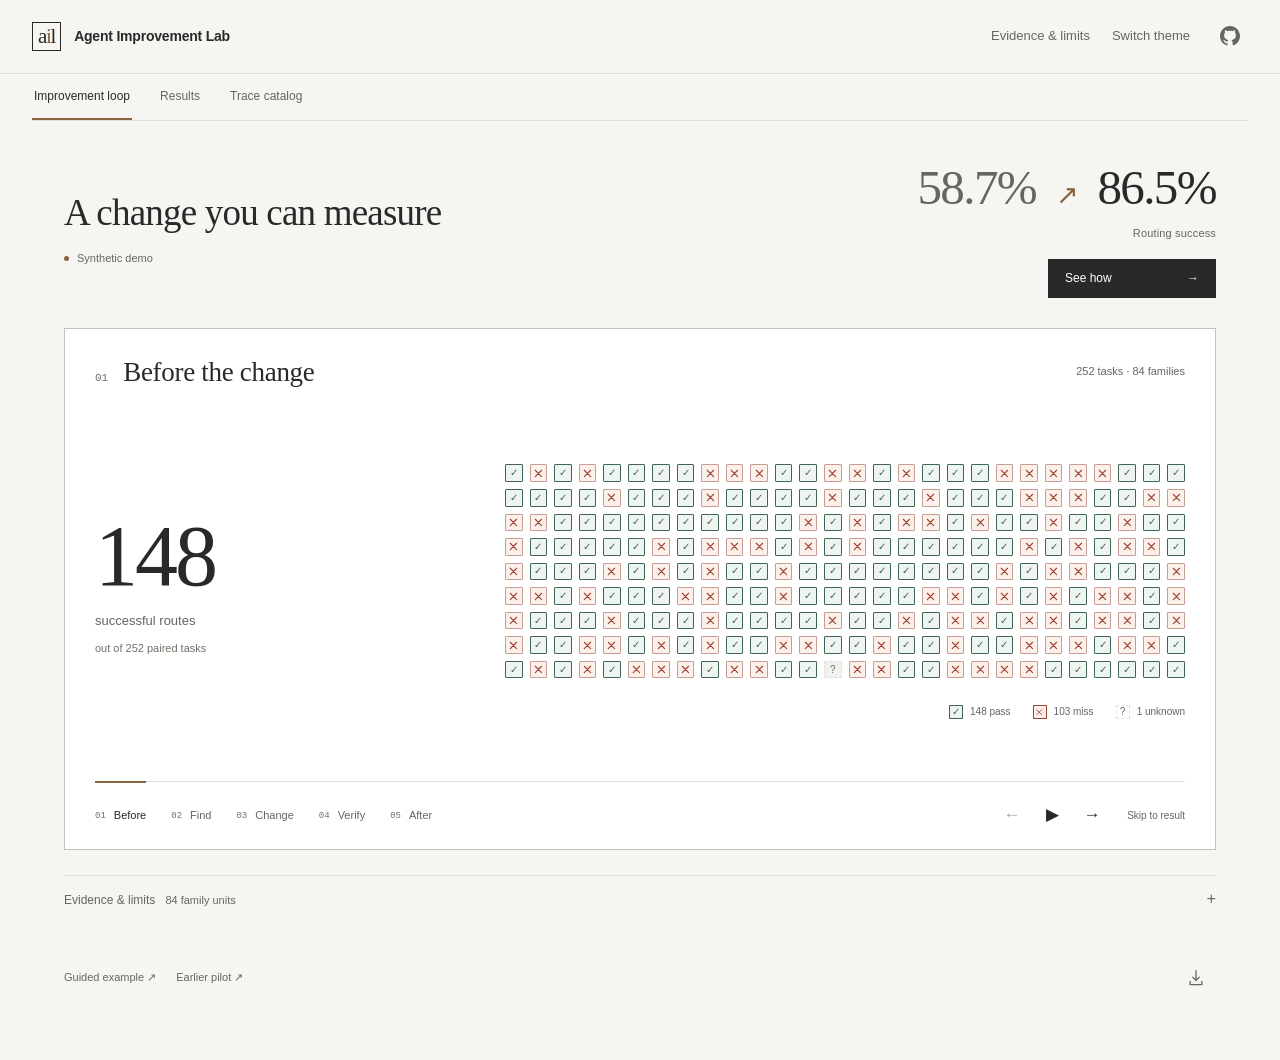
<file: demo/index.html>
<!doctype html>
<html lang="en">
<head><meta charset="utf-8"><meta name="viewport" content="width=device-width,initial-scale=1"><meta name="description" content="An interactive synthetic agent improvement workflow: inspect failures, change behavior and compare routing outcomes"><title>Agent Improvement Lab — Improvement loop</title><link rel="stylesheet" href="style.css?v=github-link-1"><link rel="stylesheet" href="showcase.css?v=r7-controls-wrap"></head>
<body>
<a class="skip-link" href="#story">Skip to improvement loop</a>
<header class="site-header"><a class="brand" href="index.html"><span class="brand-mark" aria-hidden="true">a<span>i</span>l</span><span>Agent Improvement Lab</span></a><div class="header-actions"><button id="story-about" class="text-button">Evidence &amp; limits</button><button id="story-theme" class="text-button">Switch theme</button><a class="header-github" href="https://github.com/LookingForErrors/agent-improvement-lab" target="_blank" rel="noopener noreferrer" aria-label="GitHub repository (opens in a new tab)" title="View source on GitHub"><svg viewBox="0 0 16 16" aria-hidden="true" focusable="false"><path d="M6.766 11.328c-2.063-.25-3.516-1.734-3.516-3.656 0-.781.281-1.625.75-2.188-.203-.515-.172-1.609.063-2.062.625-.078 1.468.25 1.968.703.594-.187 1.219-.281 1.985-.281.765 0 1.39.094 1.953.265.484-.437 1.344-.765 1.969-.687.218.422.25 1.515.046 2.047.5.593.766 1.39.766 2.203 0 1.922-1.453 3.375-3.547 3.64.531.344.89 1.094.89 1.954v1.625c0 .468.391.734.86.547C13.781 14.359 16 11.53 16 8.03 16 3.61 12.406 0 7.984 0 3.563 0 0 3.61 0 8.031a7.88 7.88 0 0 0 5.172 7.422c.422.156.828-.125.828-.547v-1.25c-.219.094-.5.156-.75.156-1.031 0-1.64-.562-2.078-1.609-.172-.422-.36-.672-.719-.719-.187-.015-.25-.093-.25-.187 0-.188.313-.328.625-.328.453 0 .844.281 1.25.86.313.452.64.655 1.031.655s.641-.14 1-.5c.266-.265.47-.5.657-.656"/></svg></a></div></header>
<nav class="workspace-tabs" aria-label="Workspace"><a href="index.html" aria-current="page">Improvement loop</a><a href="experiment.html">Results</a><a href="catalog.html">Trace catalog</a></nav>
<main id="story" class="showcase">
 <p id="story-status" class="sr-only" role="status" aria-live="polite"></p>
 <div id="story-loading" class="loading-note">Opening demo…</div>
 <div id="story-ready" hidden>
  <div class="story-heading"><div><h1>A change you can measure</h1><p class="recorded-note"><span class="sample-dot" aria-hidden="true"></span>Synthetic demo</p></div><div class="story-headline"><div><span class="story-rate-before" id="headline-before"></span><span class="metric-arrow" aria-hidden="true">↗</span><strong id="headline-after"></strong></div><span>Routing success</span><button id="story-start" class="story-start" aria-label="Play story">See how <span aria-hidden="true">→</span></button></div></div>
  <section class="story-board" aria-labelledby="scene-title">
   <div class="story-progress" aria-hidden="true"></div>
   <div class="scene-heading"><div><span id="scene-number" class="scene-number" aria-hidden="true">01</span><h2 id="scene-title" tabindex="-1">Before the change</h2></div><span id="scene-meta" class="small-label"></span></div>
   <div id="scene-content" class="scene-content"></div>
   <div class="story-control-bar"><nav id="scene-nav" aria-label="Story scenes"><button data-scene="0"><span>01</span>Before</button><button data-scene="1"><span>02</span>Find</button><button data-scene="2"><span>03</span>Change</button><button data-scene="3"><span>04</span>Verify</button><button data-scene="4"><span>05</span>After</button></nav><div class="playback-controls"><button id="story-prev" class="icon-control" aria-label="Previous scene">←</button><button id="story-play" class="icon-control" aria-label="Play story"><svg viewBox="0 0 24 24" aria-hidden="true"><path d="m8 5 11 7-11 7Z"/></svg></button><button id="story-next" class="icon-control" aria-label="Next scene">→</button><button id="story-skip" class="text-button">Skip to result</button></div></div>
  </section>
  <details id="story-evidence" class="disclosure story-evidence"><summary>Evidence &amp; limits <span class="small-label">84 family units</span></summary><label class="motion-choice"><input id="story-motion" type="checkbox"> Reduce motion</label><div id="story-evidence-content"></div><a class="text-button" href="experiment.html#comparison">Inspect all results ↗</a></details>
  <footer class="workspace-footer"><div class="more-examples"><a href="guided.html">Guided example ↗</a><a href="pilot.html">Earlier pilot ↗</a></div><button id="story-export" class="catalog-icon-button" aria-label="Export story JSON" title="Export story JSON"><svg viewBox="0 0 24 24" aria-hidden="true"><path d="M12 3v12m-4-4 4 4 4-4M5 16v4h14v-4"/></svg></button></footer>
 </div>
 <noscript><p>This interactive story needs JavaScript. <a href="curated-experiment.json">Read the demo JSON</a></p></noscript>
</main>
<script src="catalog.js"></script><script src="family.js?v=r6-cases"></script><script src="story.js?v=r7-controls"></script>
</body></html>
</file>
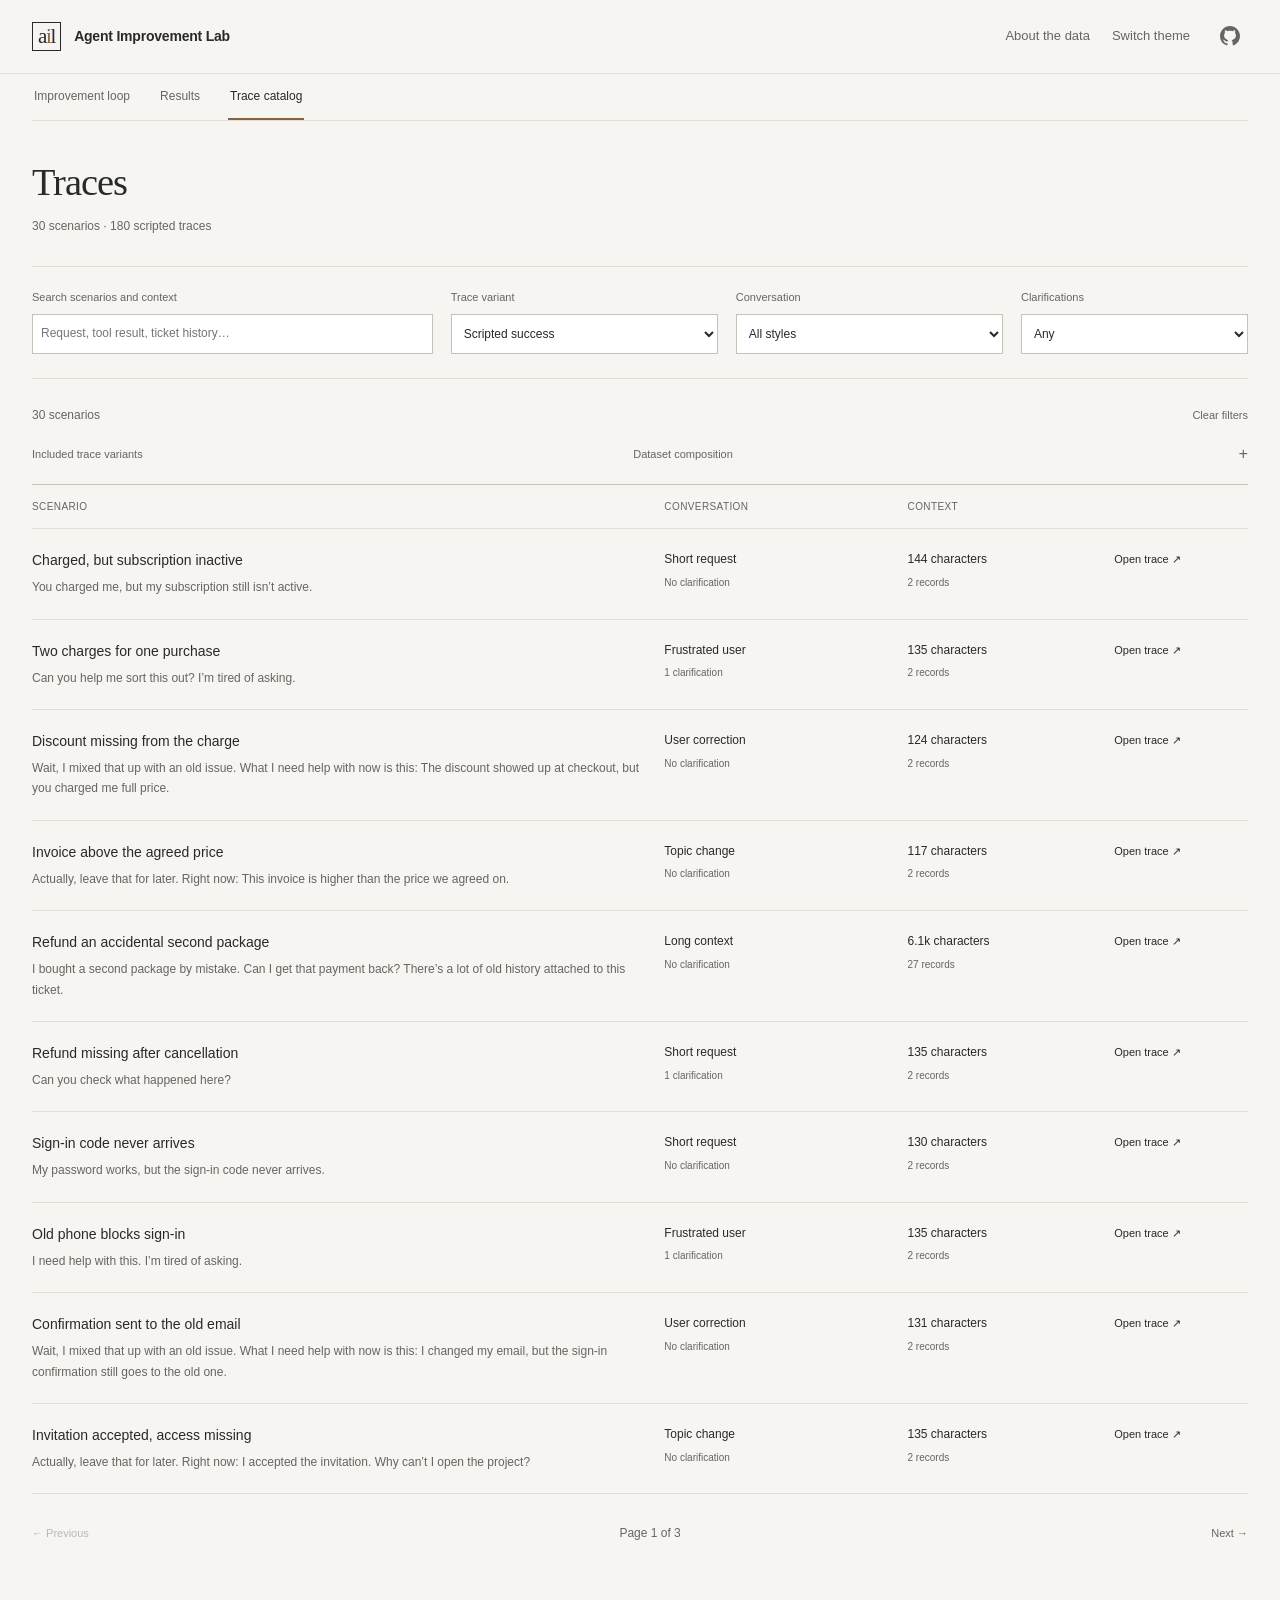
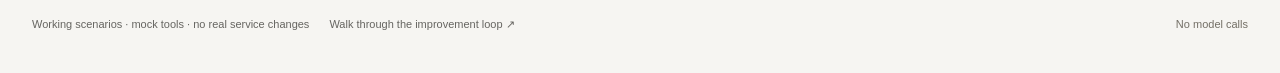
<file: demo/catalog.html>
<!doctype html>
<html lang="en">
<head><meta charset="utf-8"><meta name="viewport" content="width=device-width,initial-scale=1"><meta name="description" content="Explore curated support-routing scenarios, scripted failure variants and complete tool trajectories"><title>Agent Improvement Lab — Trace catalog</title><link rel="stylesheet" href="style.css?v=github-link-1"></head>
<body>
<a class="skip-link" href="#catalog">Skip to catalog</a>
<header class="site-header"><a class="brand" href="index.html" aria-label="Agent Improvement Lab, guided example"><span class="brand-mark" aria-hidden="true">a<span>i</span>l</span><span>Agent Improvement Lab</span></a><div class="header-actions"><button id="catalog-about" class="text-button">About the data</button><button id="catalog-theme" class="text-button">Switch theme</button><a class="header-github" href="https://github.com/LookingForErrors/agent-improvement-lab" target="_blank" rel="noopener noreferrer" aria-label="GitHub repository (opens in a new tab)" title="View source on GitHub"><svg viewBox="0 0 16 16" aria-hidden="true" focusable="false"><path d="M6.766 11.328c-2.063-.25-3.516-1.734-3.516-3.656 0-.781.281-1.625.75-2.188-.203-.515-.172-1.609.063-2.062.625-.078 1.468.25 1.968.703.594-.187 1.219-.281 1.985-.281.765 0 1.39.094 1.953.265.484-.437 1.344-.765 1.969-.687.218.422.25 1.515.046 2.047.5.593.766 1.39.766 2.203 0 1.922-1.453 3.375-3.547 3.64.531.344.89 1.094.89 1.954v1.625c0 .468.391.734.86.547C13.781 14.359 16 11.53 16 8.03 16 3.61 12.406 0 7.984 0 3.563 0 0 3.61 0 8.031a7.88 7.88 0 0 0 5.172 7.422c.422.156.828-.125.828-.547v-1.25c-.219.094-.5.156-.75.156-1.031 0-1.64-.562-2.078-1.609-.172-.422-.36-.672-.719-.719-.187-.015-.25-.093-.25-.187 0-.188.313-.328.625-.328.453 0 .844.281 1.25.86.313.452.64.655 1.031.655s.641-.14 1-.5c.266-.265.47-.5.657-.656"/></svg></a></div></header>
<nav class="workspace-tabs" aria-label="Workspace"><a href="index.html">Improvement loop</a><a href="experiment.html">Results</a><a href="catalog.html" aria-current="page">Trace catalog</a></nav>
<main id="catalog" class="catalog-workspace">
  <div id="catalog-heading" class="workspace-heading"><div><h1>Traces</h1><p class="catalog-population" id="catalog-population"></p></div></div>
  <p id="catalog-status" class="sr-only" role="status" aria-live="polite"></p>
  <section id="catalog-list-view" aria-label="Scenario catalog">
    <form id="catalog-filters" class="catalog-filters" role="search"><div class="catalog-search"><label for="catalog-query">Search scenarios and context</label><input id="catalog-query" type="search" maxlength="200" placeholder="Request, tool result, ticket history…"></div><div><label for="catalog-variant">Trace variant</label><select id="catalog-variant"><option value="">All variants</option><option value="success">Scripted success</option><option value="wrong_team">Wrong team</option><option value="wrong_ticket">Wrong ticket</option><option value="missed_tool">Missing action</option><option value="fabricated_result">Unsupported claim</option><option value="tool_error_ignored">Tool error ignored</option></select></div><div><label for="catalog-style">Conversation</label><select id="catalog-style"><option value="">All styles</option><option value="terse">Short request</option><option value="angry">Frustrated user</option><option value="correction">User correction</option><option value="topic_shift">Topic change</option><option value="overloaded">Long context</option></select></div><div><label for="catalog-clarifications">Clarifications</label><select id="catalog-clarifications"><option value="">Any</option><option value="0">None</option><option value="1">One, then route</option><option value="2">Two, then handoff</option></select></div></form>
    <div class="catalog-results-heading"><p id="catalog-count"></p><button id="catalog-clear" class="text-button">Clear filters</button></div>
    <details class="disclosure catalog-composition"><summary>Included trace variants <span class="small-label">Dataset composition</span></summary><p class="detail-copy">Each scenario includes six authored variants. These counts describe this collection, not a measured failure rate</p><div id="catalog-composition" class="variant-composition"></div></details>
    <div class="catalog-table-wrap"><table class="catalog-table"><thead><tr><th scope="col">Scenario</th><th scope="col">Conversation</th><th scope="col">Context</th><th scope="col"><span class="sr-only">Open trace</span></th></tr></thead><tbody id="catalog-rows"></tbody></table></div>
    <p id="catalog-empty" class="catalog-empty" hidden>No scenarios match these filters. Try a shorter search or clear the filters</p>
    <div class="catalog-pagination"><button id="catalog-prev" class="text-button">← Previous</button><span id="catalog-page" class="detail-copy" tabindex="-1"></span><button id="catalog-next" class="text-button">Next →</button></div>
  </section>
  <section id="catalog-trace-view" class="catalog-trace-view" hidden aria-labelledby="catalog-trace-title">
    <div class="catalog-detail-navigation"><button id="catalog-back" class="text-button">← Catalog</button><button id="catalog-export" class="catalog-icon-button" aria-label="Export trace JSON" title="Export trace JSON"><svg viewBox="0 0 24 24" aria-hidden="true"><path d="M12 3v12m-4-4 4 4 4-4M5 16v4h14v-4"/></svg></button></div>
    <div class="catalog-detail-heading"><h1 id="catalog-trace-title" tabindex="-1"></h1><div class="catalog-variant-control"><label for="catalog-detail-variant">Scripted variant</label><select id="catalog-detail-variant"></select></div></div>
    <div id="catalog-recorded-action" class="catalog-signal"><p id="catalog-recorded-check"></p><button id="catalog-evidence" class="text-button">View evidence ↗</button></div>
    <div id="catalog-messages" class="catalog-messages" aria-label="Conversation and actions"></div>
    <details class="disclosure catalog-trace-info"><summary>Rules & trace details</summary><dl id="catalog-source-facts" class="facts"></dl><p id="catalog-rules" class="catalog-rules"></p></details>
  </section>
  <footer id="catalog-footer" class="workspace-footer"><span>Working scenarios · mock tools · no real service changes</span><a href="index.html" class="text-button">Walk through the improvement loop ↗</a><span class="local-note">No model calls</span></footer>
</main>
<dialog id="catalog-about-dialog" aria-labelledby="catalog-about-title"><div class="dialog-heading"><h2 id="catalog-about-title">About this collection</h2><button id="catalog-about-close" class="dialog-close" aria-label="Close catalog details">×</button></div><p>Thirty working scenario families from the existing English routing corpus, each with six scripted outcomes</p><dl class="facts"><div><dt>Curation</dt><dd>Short requests, frustration, corrections, topic changes and longer ticket context. First-person wording was repaired in a separate version</dd></div><div><dt>Intent</dt><dd>Destinations and failure variants are authored scenario intent. They are not independent judge assessments or human gold</dd></div><div><dt>Context</dt><dd>The five long histories are synthetic stress fixtures with repeated archived records</dd></div><div><dt>Limits</dt><dd>No model execution, measured improvement or failure-rate estimate. Held-out raw scenarios and real annotations are excluded</dd></div></dl><p id="catalog-version" class="detail-copy"></p></dialog>
<script src="catalog-data.js"></script><script src="catalog.js"></script>
</body></html>
</file>
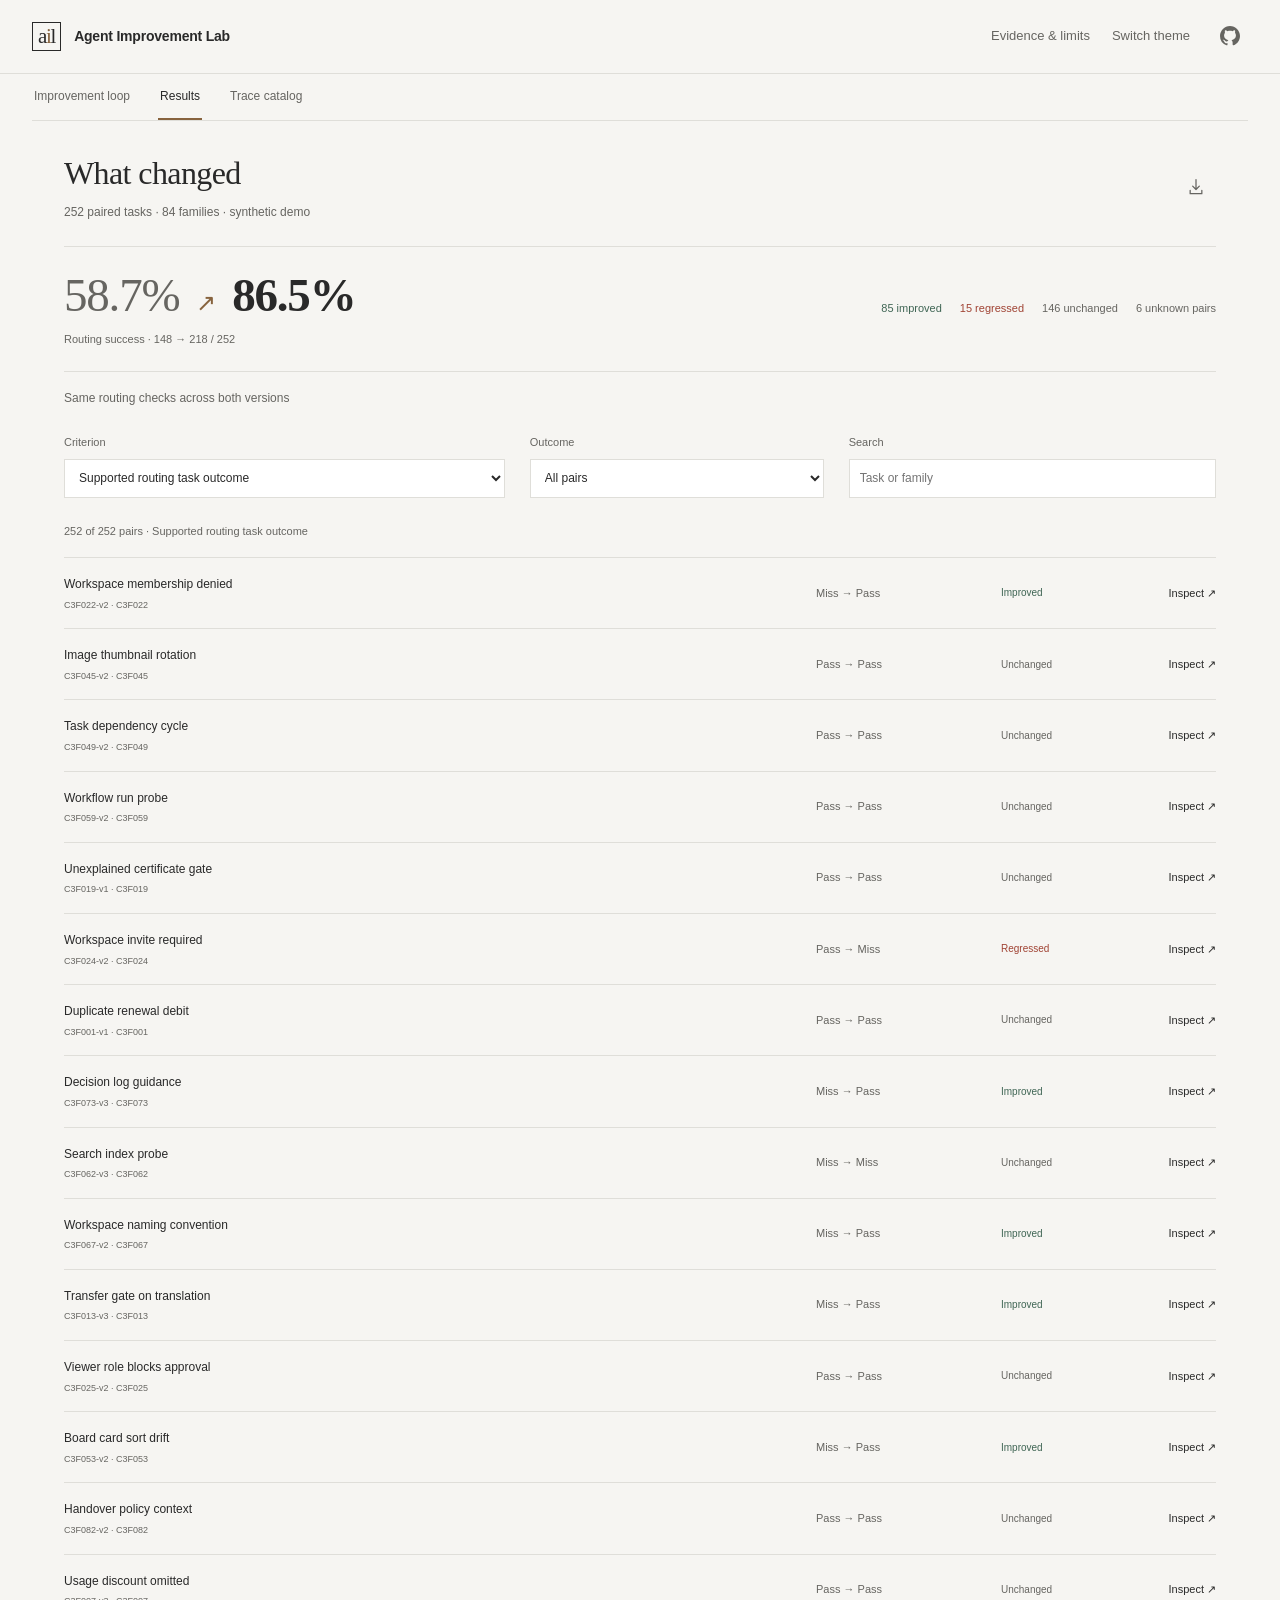
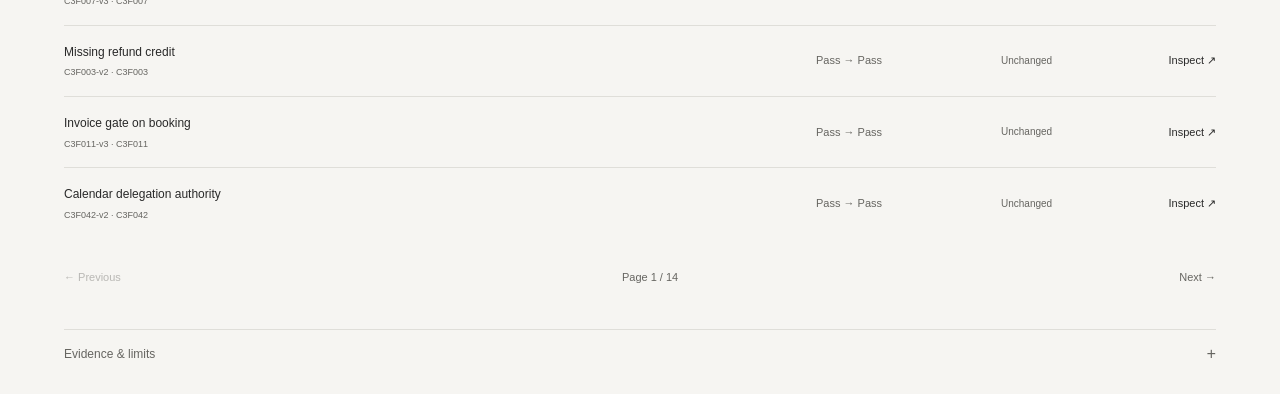
<file: demo/experiment.html>
<!doctype html>
<html lang="en">
<head><meta charset="utf-8"><meta name="viewport" content="width=device-width,initial-scale=1"><meta name="description" content="Explore paired routing outcomes, criteria and evidence in the synthetic improvement demo"><title>Agent Improvement Lab — Results</title><link rel="stylesheet" href="style.css?v=github-link-1"><link rel="stylesheet" href="showcase.css"></head>
<body>
<a class="skip-link" href="#results">Skip to results</a>
<header class="site-header"><a class="brand" href="index.html"><span class="brand-mark" aria-hidden="true">a<span>i</span>l</span><span>Agent Improvement Lab</span></a><div class="header-actions"><button id="results-about" class="text-button">Evidence &amp; limits</button><button id="results-theme" class="text-button">Switch theme</button><a class="header-github" href="https://github.com/LookingForErrors/agent-improvement-lab" target="_blank" rel="noopener noreferrer" aria-label="GitHub repository (opens in a new tab)" title="View source on GitHub"><svg viewBox="0 0 16 16" aria-hidden="true" focusable="false"><path d="M6.766 11.328c-2.063-.25-3.516-1.734-3.516-3.656 0-.781.281-1.625.75-2.188-.203-.515-.172-1.609.063-2.062.625-.078 1.468.25 1.968.703.594-.187 1.219-.281 1.985-.281.765 0 1.39.094 1.953.265.484-.437 1.344-.765 1.969-.687.218.422.25 1.515.046 2.047.5.593.766 1.39.766 2.203 0 1.922-1.453 3.375-3.547 3.64.531.344.89 1.094.89 1.954v1.625c0 .468.391.734.86.547C13.781 14.359 16 11.53 16 8.03 16 3.61 12.406 0 7.984 0 3.563 0 0 3.61 0 8.031a7.88 7.88 0 0 0 5.172 7.422c.422.156.828-.125.828-.547v-1.25c-.219.094-.5.156-.75.156-1.031 0-1.64-.562-2.078-1.609-.172-.422-.36-.672-.719-.719-.187-.015-.25-.093-.25-.187 0-.188.313-.328.625-.328.453 0 .844.281 1.25.86.313.452.64.655 1.031.655s.641-.14 1-.5c.266-.265.47-.5.657-.656"/></svg></a></div></header>
<nav class="workspace-tabs" aria-label="Workspace"><a href="index.html">Improvement loop</a><a href="experiment.html" aria-current="page">Results</a><a href="catalog.html">Trace catalog</a></nav>
<main id="results" class="showcase">
 <p id="results-status" class="sr-only" role="status" aria-live="polite"></p><p id="results-loading" class="loading-note">Opening saved results…</p>
 <section id="results-overview" hidden>
  <div class="experiment-heading"><div><h1 id="results-title" tabindex="-1">What changed</h1><p>252 paired tasks · 84 families · synthetic demo</p></div><button id="results-export" class="catalog-icon-button" aria-label="Export complete experiment JSON" title="Export complete experiment JSON"><svg viewBox="0 0 24 24" aria-hidden="true"><path d="M12 3v12m-4-4 4 4 4-4M5 16v4h14v-4"/></svg></button></div>
  <div id="results-metrics" class="result-headline"></div><p class="result-decision">Same routing checks across both versions</p>
  <div class="results-filter-row"><div><label for="results-criterion">Criterion</label><select id="results-criterion"></select></div><div><label for="results-filter">Outcome</label><select id="results-filter"><option value="all">All pairs</option><option value="improved">Improved</option><option value="regressed">Regressed</option><option value="unchanged">Unchanged</option><option value="unknown">Unknown</option></select></div><div class="results-search"><label for="results-query">Search</label><input id="results-query" type="search" placeholder="Task or family"></div></div>
  <p id="results-totals" class="results-total"></p><div id="results-pairs"></div>
  <div class="catalog-pagination"><button id="results-prev" class="text-button">← Previous</button><span id="results-page" class="small-label"></span><button id="results-next" class="text-button">Next →</button></div>
  <details id="results-evidence" class="disclosure story-evidence"><summary>Evidence &amp; limits</summary><div id="results-evidence-content"></div><details class="disclosure"><summary>Exact intervention</summary><p id="results-action" class="detail-copy"></p><div class="prompt-pair"><details><summary>Baseline prompt</summary><pre id="results-baseline-prompt"></pre></details><details><summary>Candidate prompt</summary><pre id="results-candidate-prompt"></pre></details></div><p id="results-gate" class="detail-copy"></p></details></details>
 </section>
 <section id="results-viewer" hidden aria-labelledby="pair-title"><div class="catalog-detail-navigation"><button id="pair-back" class="text-button">← All results</button><button id="pair-export" class="catalog-icon-button" aria-label="Export displayed traces and scores JSON" title="Export displayed traces and scores JSON"><svg viewBox="0 0 24 24" aria-hidden="true"><path d="M12 3v12m-4-4 4 4 4-4M5 16v4h14v-4"/></svg></button></div><div class="experiment-section-heading"><h1 id="pair-title" tabindex="-1"></h1><label><span class="sr-only">Displayed criterion</span><select id="pair-criterion"></select></label></div><p id="pair-note" class="detail-copy"></p><div id="pair-traces" class="experiment-paired-traces"></div><div class="experiment-pair-navigation"><button id="pair-prev" class="text-button">← Previous pair</button><button id="pair-next" class="text-button">Next pair →</button></div></section>
 <noscript><a href="curated-experiment.json">Read the demo JSON</a></noscript>
</main>
<script src="catalog.js"></script><script src="family.js"></script><script src="results.js"></script>
</body></html>
</file>
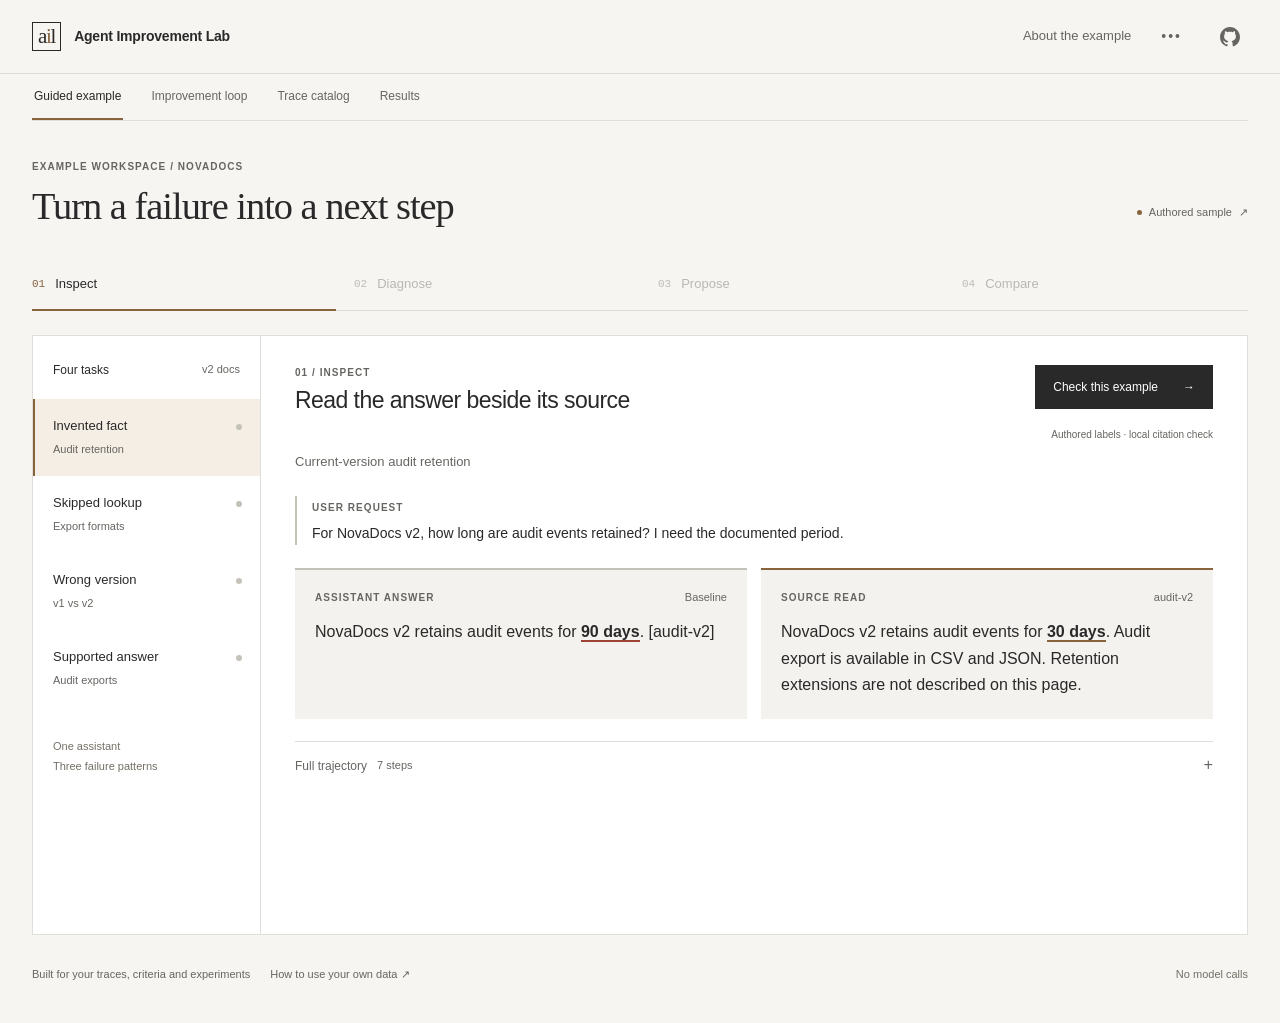
<file: demo/guided.html>
<!doctype html>
<html lang="en">
<head>
  <meta charset="utf-8">
  <meta name="viewport" content="width=device-width,initial-scale=1">
  <meta name="description" content="Follow an assistant failure through evidence, a proposed change and a reproducible comparison">
  <title>Agent Improvement Lab — Example workspace</title>
  <link rel="stylesheet" href="style.css?v=github-link-1">
</head>
<body>
<a class="skip-link" href="#workspace">Skip to workspace</a>
<header class="site-header">
  <a class="brand" href="#workspace" aria-label="Agent Improvement Lab, example workspace"><span class="brand-mark" aria-hidden="true">a<span>i</span>l</span><span>Agent Improvement Lab</span></a>
  <div class="header-actions">
    <button id="about" class="text-button">About the example</button>
    <details class="utilities"><summary aria-label="Workspace options"><span aria-hidden="true">•••</span></summary><div class="utility-menu"><button id="download">Export example JSON</button><button id="theme">Switch theme</button><button id="reset">Start over</button></div></details>
    <a class="header-github" href="https://github.com/LookingForErrors/agent-improvement-lab" target="_blank" rel="noopener noreferrer" aria-label="GitHub repository (opens in a new tab)" title="View source on GitHub"><svg viewBox="0 0 16 16" aria-hidden="true" focusable="false"><path d="M6.766 11.328c-2.063-.25-3.516-1.734-3.516-3.656 0-.781.281-1.625.75-2.188-.203-.515-.172-1.609.063-2.062.625-.078 1.468.25 1.968.703.594-.187 1.219-.281 1.985-.281.765 0 1.39.094 1.953.265.484-.437 1.344-.765 1.969-.687.218.422.25 1.515.046 2.047.5.593.766 1.39.766 2.203 0 1.922-1.453 3.375-3.547 3.64.531.344.89 1.094.89 1.954v1.625c0 .468.391.734.86.547C13.781 14.359 16 11.53 16 8.03 16 3.61 12.406 0 7.984 0 3.563 0 0 3.61 0 8.031a7.88 7.88 0 0 0 5.172 7.422c.422.156.828-.125.828-.547v-1.25c-.219.094-.5.156-.75.156-1.031 0-1.64-.562-2.078-1.609-.172-.422-.36-.672-.719-.719-.187-.015-.25-.093-.25-.187 0-.188.313-.328.625-.328.453 0 .844.281 1.25.86.313.452.64.655 1.031.655s.641-.14 1-.5c.266-.265.47-.5.657-.656"/></svg></a>
  </div>
</header>
<nav class="workspace-tabs" aria-label="Workspace"><a href="guided.html" aria-current="page">Guided example</a><a href="index.html">Improvement loop</a><a href="catalog.html">Trace catalog</a><a href="experiment.html">Results</a></nav>
<main id="workspace">
  <div class="workspace-heading">
    <div><p class="kicker">Example workspace / NovaDocs</p><h1>Turn a failure into a next step</h1></div>
    <button id="provenance" class="sample-label"><span class="sample-dot" aria-hidden="true"></span>Authored sample<span aria-hidden="true"> ↗</span></button>
  </div>
  <nav class="step-nav" aria-label="Example steps">
    <button data-stage="0" aria-current="step"><span class="step-number">01</span><span>Inspect</span></button>
    <button data-stage="1" disabled><span class="step-number">02</span><span>Diagnose</span></button>
    <button data-stage="2" disabled><span class="step-number">03</span><span>Propose</span></button>
    <button data-stage="3" disabled><span class="step-number">04</span><span>Compare</span></button>
  </nav>
  <p id="status" class="sr-only" role="status" aria-live="polite">Inspect the request, answer and source, then check the example</p>

  <section id="investigation" class="work-panel" aria-labelledby="investigation-title">
    <aside class="case-rail" aria-label="Example cases"><div class="rail-heading"><span>Four tasks</span><span class="small-label">v2 docs</span></div><div id="case-list" class="case-list"></div><p class="rail-note">One assistant<br>Three failure patterns</p></aside>
    <div class="investigation-content">
      <div class="panel-heading"><div><p id="stage-label" class="kicker">01 / Inspect</p><h2 id="investigation-title" tabindex="-1">Read the answer beside its source</h2></div><div class="head-tools"><div class="panel-actions"><button id="run" class="primary">Check this example <span aria-hidden="true">→</span></button><button id="to-diagnose" class="primary" hidden>View diagnosis <span aria-hidden="true">→</span></button><button id="to-propose" class="primary" hidden>Review proposed change <span aria-hidden="true">→</span></button></div><span id="check-origin" class="action-note">Authored labels · local citation check</span></div></div>
      <div class="case-context"><p id="case-description" class="supporting-copy"></p><span id="case-outcome" class="verdict" hidden></span></div>
      <div class="request-block"><span class="field-label">User request</span><p id="user-request"></p></div>
      <div class="evidence-grid">
        <article class="evidence-card answer-card"><div class="evidence-heading"><span class="field-label">Assistant answer</span><span id="answer-version" class="small-label">Baseline</span></div><p id="assistant-answer"></p></article>
        <article class="evidence-card source-card"><div class="evidence-heading"><span class="field-label">Source read</span><span id="source-version" class="small-label"></span></div><p id="source-text"></p></article>
      </div>
      <div id="diagnosis" hidden><p id="diagnosis-summary" class="diagnosis-summary"></p><div id="key-checks" class="key-checks"></div></div>
      <details id="full-trace" class="disclosure"><summary>Full trajectory <span id="trace-length" class="small-label"></span></summary><div class="trace-controls"><label for="trace-select">Version and copy</label><select id="trace-select"></select><span id="trace-summary" class="small-label"></span></div><div id="messages" class="messages"></div></details>
      <details id="all-checks" class="disclosure" hidden><summary>All seven checks <span class="small-label">Across the sample</span></summary><div id="metrics" class="table-wrap"></div><details class="nested-disclosure"><summary>Reference comparison</summary><p class="detail-copy">These labels share an authored origin. Agreement here does not validate an independent judge</p><div id="confusion" class="table-wrap"></div><p id="agreement" class="detail-copy"></p></details></details>
      
    </div>
  </section>

  <section id="proposal" class="standalone-panel" hidden aria-labelledby="proposal-heading">
    <div class="proposal-layout">
      <div><p class="kicker">03 / Propose</p><h2 id="proposal-heading" tabindex="-1">Verify before answering</h2><p id="action-change" class="proposal-change"></p><div class="change-type"><span class="small-label">Intervention</span><span>Prompt</span><span class="small-label">Owner</span><span>Product</span></div><div id="decision-feedback" class="decision-feedback" hidden></div><div class="panel-actions"><button id="approve" class="primary">Compare supplied candidate <span aria-hidden="true">→</span></button><button id="reject" class="secondary">Reject proposal</button><button id="reconsider" class="secondary" hidden>Review again</button></div><p class="action-note">Demo decision only · no product changes are applied</p><button id="custom-propose" class="text-button custom-propose">Propose your own change ↗</button><article id="custom-saved" class="custom-saved" hidden aria-labelledby="custom-saved-heading"><div class="custom-saved-heading"><h3 id="custom-saved-heading">Your proposal</h3><span class="sample-tag">Not run</span></div><p id="custom-saved-change"></p><p id="custom-saved-meta" class="detail-copy"></p><details class="disclosure"><summary>Evidence and proposed check</summary><div id="custom-saved-evidence"></div><span class="field-label">Success criterion</span><p id="custom-saved-check"></p><span class="field-label">Hypothesis · unverified</span><p id="custom-saved-hypothesis"></p></details><div class="custom-saved-actions"><button id="custom-export" class="secondary">Export draft JSON ↓</button><button id="custom-edit" class="text-button">Edit proposal</button></div></article><p id="custom-summary-status" class="detail-copy" role="status"></p></div>
      <div class="proposal-evidence"><h3>Why this change?</h3><p id="action-observed"></p><div id="action-evidence" class="evidence-links"></div><details class="disclosure"><summary>Cause and verification</summary><span class="field-label">Hypothesis · unverified</span><p id="action-cause"></p><span class="field-label">What to check next</span><p id="action-verification"></p><p class="detail-copy">Keep the tasks, documents, tools and rubric fixed. Confirm on held-out families before adopting</p></details><p id="action-support" class="detail-copy"></p></div>
    </div>
  </section>

  <section id="comparison" class="standalone-panel" hidden aria-labelledby="comparison-heading">
    <div class="panel-heading"><div><p class="kicker">04 / Compare</p><h2 id="comparison-heading" tabindex="-1">Did the change address the failures?</h2></div><span class="sample-tag">Fixture comparison</span></div>
    <div id="comparison-summary" class="comparison-summary"></div>
    <p class="comparison-caveat">Candidate answers are supplied repairs. This is a workflow example, not measured model improvement</p>
    <div id="family-comparison" class="family-comparison"></div>
    <details class="disclosure"><summary>Pairing and calculation details</summary><div id="pairs" class="table-wrap"></div><p class="detail-copy">Two identical authored copies per version. Repeats are averaged within tasks, then across families. Four working families; no held-out validation or statistical acceptance</p></details>
    <div class="next-cycle"><div class="next-heading"><div><p class="kicker">Next cycle</p><h3>Make the next test concrete</h3><p class="supporting-copy">Eight unscored requests from these failure families</p></div><button id="generate" class="secondary">Create next test inputs <span aria-hidden="true">↗</span></button></div><div class="generation-controls"><details class="settings"><summary>Generation settings</summary><div><label for="seed">Seed</label><input id="seed" type="number" min="0" max="4294967295" step="1" value="17" aria-describedby="seed-help"><span id="seed-help" class="detail-copy">Same seed, same inputs</span></div></details><button id="download-tasks" class="text-button" disabled>Export tasks JSON ↓</button></div><p id="generation-status" class="detail-copy" role="status" aria-live="polite"></p><div id="generated" class="generated-tasks"></div><p id="generation-note" class="detail-copy" hidden>Template variants retain their source family. They are task proposals, not new trajectories or independent validation</p></div>
  </section>

  <footer class="workspace-footer"><span>Built for your traces, criteria and experiments</span><button id="bring-own" class="text-button">How to use your own data <span aria-hidden="true">↗</span></button><span class="local-note">No model calls</span></footer>
</main>

<dialog id="about-dialog" aria-labelledby="about-title"><div class="dialog-heading"><h2 id="about-title">About this example</h2><button class="dialog-close" aria-label="Close example details">×</button></div><p>A fictional documentation assistant should read the requested product version, answer from the source and cite it</p><dl class="facts"><div><dt>Sample</dt><dd>16 authored traces · four tasks and families · two identical copies per version</dd></div><div><dt>Computed here</dt><dd>Citation linkage, counts, pairing and seeded task generation</dd></div><div><dt>Supplied</dt><dd>Semantic decisions for six criteria, reference decisions and candidate answers</dd></div><div><dt>Limits</dt><dd>No model calls, real human gold, independent judge validation, held-out evidence or measured improvement</dd></div></dl><p class="detail-copy">Choices stay in this browser. Nothing is uploaded or applied to a product.</p></dialog>
<dialog id="own-data-dialog" aria-labelledby="own-data-title"><div class="dialog-heading"><h2 id="own-data-title">Bring your own assistant</h2><button class="dialog-close" aria-label="Close data instructions">×</button></div><p>The Python workflow uses three inputs. This browser example does not import or run your data</p><ol class="input-guide"><li><strong>Traces</strong><span>JSON or JSONL, with a YAML mapping to the common schema</span></li><li><strong>Rules and criteria</strong><span>Your assistant’s tools, task policies and versioned graders</span></li><li><strong>A comparison</strong><span>A concrete change, the same tasks and an explicit decision</span></li></ol><p class="detail-copy">The source workflow preserves annotations, evidence, actions and paired results. Model execution uses a separate caller-managed endpoint</p></dialog>
<dialog id="custom-dialog" class="proposal-editor" aria-labelledby="custom-dialog-title"><form id="custom-form" method="dialog" novalidate><div class="dialog-heading"><div><p class="kicker">Your alternative / Not run</p><h2 id="custom-dialog-title">Propose a change</h2></div><button type="button" class="dialog-close" aria-label="Close proposal editor">×</button></div><fieldset class="failure-choices"><legend>Which failures would it address?</legend><div id="custom-families"></div></fieldset><div class="form-field"><label for="custom-type">Change type</label><select id="custom-type"><option value="prompt">Prompt</option><option value="context">Context</option><option value="tools">Tools</option><option value="scaffold">Scaffold / workflow</option><option value="retrieval">Retrieval</option><option value="model">Model</option><option value="training_data">Training data</option><option value="post_training">Post-training</option><option value="investigation">Investigation</option></select></div><div class="form-field"><label for="custom-change">What would you change?</label><textarea id="custom-change" rows="3" maxlength="1500" required placeholder="Describe a concrete change"></textarea></div><div class="form-field"><label for="custom-hypothesis">Why might it help? <span class="small-label">Optional · hypothesis</span></label><textarea id="custom-hypothesis" rows="2" maxlength="1000" placeholder="A plausible cause or mechanism, not a proven diagnosis"></textarea></div><div class="form-field"><label for="custom-check">How would you know it helped?</label><textarea id="custom-check" rows="2" maxlength="1000" required placeholder="Define a result that would support or reject the idea"></textarea></div><details class="disclosure"><summary>Experiment settings</summary><div class="form-field"><label for="custom-criterion">Primary check</label><select id="custom-criterion"></select></div><div class="form-field"><label for="custom-regression">What must keep working?</label><textarea id="custom-regression" rows="2" maxlength="500" required></textarea></div><div class="form-field"><label for="custom-repeats">Planned runs per task</label><input id="custom-repeats" type="number" min="2" max="20" step="1" value="2" required><span class="detail-copy">Planning only · no runs start here</span></div></details><p id="custom-editor-status" class="detail-copy" role="status" aria-live="polite" tabindex="-1"></p><div class="editor-actions"><button id="custom-save" type="submit" class="primary">Save proposal</button><button id="custom-clear" type="button" class="text-button">Clear my draft</button></div><p class="detail-copy">Your draft stays in this browser. Export prepares a plan; it does not apply or evaluate the change</p></form></dialog>
<script src="demo-data.js"></script><script src="app.js"></script>
</body>
</html>
</file>
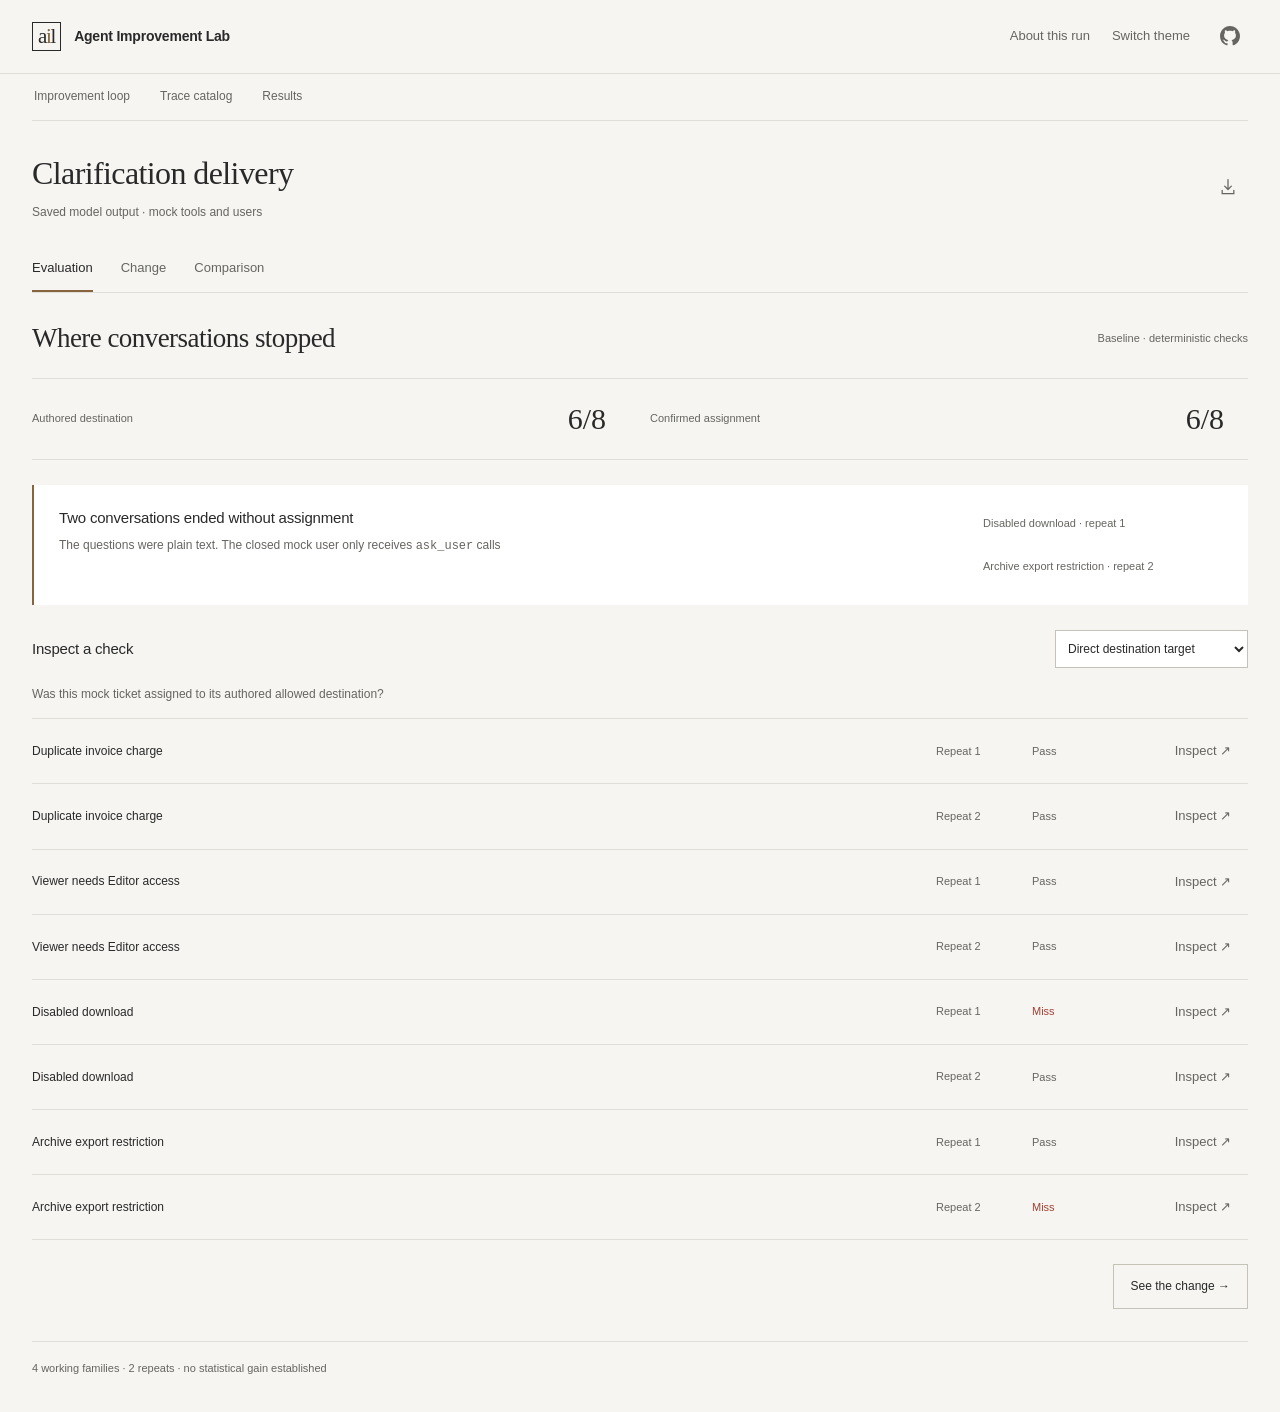
<file: demo/pilot.html>
<!doctype html>
<html lang="en">
<head><meta charset="utf-8"><meta name="viewport" content="width=device-width,initial-scale=1"><meta name="description" content="Follow actual saved model traces through evaluation, a prompt change and a rejected candidate"><title>Agent Improvement Lab — Saved experiment</title><link rel="stylesheet" href="style.css?v=github-link-1"></head>
<body>
<a class="skip-link" href="#experiment">Skip to experiment</a>
<header class="site-header"><a class="brand" href="index.html" aria-label="Agent Improvement Lab, guided example"><span class="brand-mark" aria-hidden="true">a<span>i</span>l</span><span>Agent Improvement Lab</span></a><div class="header-actions"><button id="experiment-about" class="text-button">About this run</button><button id="experiment-theme" class="text-button">Switch theme</button><a class="header-github" href="https://github.com/LookingForErrors/agent-improvement-lab" target="_blank" rel="noopener noreferrer" aria-label="GitHub repository (opens in a new tab)" title="View source on GitHub"><svg viewBox="0 0 16 16" aria-hidden="true" focusable="false"><path d="M6.766 11.328c-2.063-.25-3.516-1.734-3.516-3.656 0-.781.281-1.625.75-2.188-.203-.515-.172-1.609.063-2.062.625-.078 1.468.25 1.968.703.594-.187 1.219-.281 1.985-.281.765 0 1.39.094 1.953.265.484-.437 1.344-.765 1.969-.687.218.422.25 1.515.046 2.047.5.593.766 1.39.766 2.203 0 1.922-1.453 3.375-3.547 3.64.531.344.89 1.094.89 1.954v1.625c0 .468.391.734.86.547C13.781 14.359 16 11.53 16 8.03 16 3.61 12.406 0 7.984 0 3.563 0 0 3.61 0 8.031a7.88 7.88 0 0 0 5.172 7.422c.422.156.828-.125.828-.547v-1.25c-.219.094-.5.156-.75.156-1.031 0-1.64-.562-2.078-1.609-.172-.422-.36-.672-.719-.719-.187-.015-.25-.093-.25-.187 0-.188.313-.328.625-.328.453 0 .844.281 1.25.86.313.452.64.655 1.031.655s.641-.14 1-.5c.266-.265.47-.5.657-.656"/></svg></a></div></header>
<nav class="workspace-tabs" aria-label="Workspace"><a href="index.html">Improvement loop</a><a href="catalog.html">Trace catalog</a><a href="experiment.html">Results</a></nav>
<main id="experiment" class="experiment-workspace">
 <p id="experiment-status" class="sr-only" role="status" aria-live="polite"></p>
 <section id="experiment-overview">
  <div class="experiment-heading"><div><h1>Clarification delivery</h1><p>Saved model output · mock tools and users</p></div><button id="experiment-export" class="catalog-icon-button" aria-label="Export saved experiment JSON" title="Export saved experiment JSON"><svg viewBox="0 0 24 24" aria-hidden="true"><path d="M12 3v12m-4-4 4 4 4-4M5 16v4h14v-4"/></svg></button></div>
  <nav class="experiment-stage-nav" aria-label="Experiment stages"><button data-stage="evaluation">Evaluation</button><button data-stage="change">Change</button><button data-stage="comparison">Comparison</button></nav>
  <section id="experiment-evaluation" class="experiment-stage" aria-labelledby="evaluation-title">
   <div class="experiment-section-heading"><h2 id="evaluation-title" tabindex="-1">Where conversations stopped</h2><span class="small-label">Baseline · deterministic checks</span></div>
   <div id="evaluation-metrics" class="experiment-metrics"></div>
   <div class="experiment-finding"><div><h3>Two conversations ended without assignment</h3><p>The questions were plain text. The closed mock user only receives <code>ask_user</code> calls</p></div><div id="finding-links"></div></div>
   <div class="experiment-section-heading"><h3>Inspect a check</h3><div><label class="sr-only" for="evaluation-criterion">Evaluation criterion</label><select id="evaluation-criterion"></select></div></div>
   <p id="evaluation-question" class="experiment-question"></p><div id="evaluation-results" class="experiment-results"></div>
   <div class="experiment-stage-actions"><button class="secondary" data-stage="change">See the change →</button></div>
  </section>
  <section id="experiment-change" class="experiment-stage" hidden aria-labelledby="change-title">
   <div class="experiment-section-heading"><h2 id="change-title" tabindex="-1">Make clarification reach the user</h2><span class="small-label">Prompt · tested in this run</span></div>
   <p class="experiment-lead">Repeat the delivery rule: ask through <code>ask_user</code>, then confirm only after assignment</p>
   <details class="disclosure" open><summary>Exact added prompt</summary><pre id="experiment-delta" class="experiment-prompt"></pre></details>
   <details class="disclosure"><summary>Why this change?</summary><p id="experiment-observation" class="detail-copy"></p><div id="prior-evidence-links"></div><p class="small-label">Source traces precede this pilot and are excluded from its metrics</p><p id="experiment-hypothesis" class="detail-copy"></p></details>
   <details class="disclosure"><summary>Verification and fixed inputs</summary><p id="experiment-verification" class="detail-copy"></p><p class="detail-copy">Model, fact-selection rules, tools, controlled replies and grader definitions stayed fixed</p><details><summary>Baseline prompt</summary><pre id="experiment-baseline-prompt" class="experiment-prompt"></pre></details></details>
   <div class="experiment-stage-actions"><button class="secondary" data-stage="comparison">Check the result →</button></div>
  </section>
  <section id="experiment-comparison" class="experiment-stage" hidden aria-labelledby="comparison-title">
   <div class="experiment-section-heading"><h2 id="comparison-title" tabindex="-1">Do not adopt</h2><span class="small-label">Saved decision</span></div>
   <p class="experiment-lead">One more assignment came with one new wrong route</p>
   <div id="comparison-metrics" class="experiment-metrics"></div>
   <p id="comparison-outcomes" class="experiment-question"></p>
   <div class="experiment-comparison-controls"><div><label for="comparison-criterion">Compare criterion</label><select id="comparison-criterion"></select></div><div><label for="comparison-filter">Pairs</label><select id="comparison-filter"><option value="all">All pairs</option><option value="improved">Improved</option><option value="regressed">Regressed</option><option value="unchanged">Unchanged</option></select></div></div>
   <div id="comparison-pairs"></div>
   <details class="disclosure"><summary>Decision rule and uncertainty</summary><p id="experiment-decision-rule" class="detail-copy"></p><p class="detail-copy">Four working families, two correlated repeats. No held-out result. Confidence interval withheld: fewer than ten independent families</p></details>
  </section>
  <p class="experiment-limit">4 working families · 2 repeats · no statistical gain established</p>
 </section>
 <section id="experiment-viewer" hidden aria-labelledby="experiment-viewer-title">
  <div class="catalog-detail-navigation"><button id="experiment-viewer-back" class="text-button">← Experiment</button><button id="experiment-viewer-export" class="catalog-icon-button" aria-label="Export displayed traces JSON" title="Export displayed traces JSON"><svg viewBox="0 0 24 24" aria-hidden="true"><path d="M12 3v12m-4-4 4 4 4-4M5 16v4h14v-4"/></svg></button></div>
  <div class="experiment-section-heading"><h1 id="experiment-viewer-title" tabindex="-1"></h1><div><label class="sr-only" for="viewer-criterion">Trace criterion</label><select id="viewer-criterion"></select></div></div>
  <div id="experiment-viewer-traces" class="experiment-paired-traces"></div>
  <div class="experiment-pair-navigation"><button id="experiment-pair-prev" class="text-button">← Previous pair</button><button id="experiment-pair-next" class="text-button">Next pair →</button></div>
 </section>
</main>
<dialog id="experiment-about-dialog" aria-labelledby="experiment-about-title"><div class="dialog-heading"><h2 id="experiment-about-title">About this run</h2><button id="experiment-about-close" class="dialog-close" aria-label="Close run details">×</button></div><p>Actual saved local-model trajectories, evaluated with four deterministic criteria</p><dl class="facts"><div><dt>Model</dt><dd id="experiment-model"></dd></div><div><dt>Data</dt><dd>16 pilot traces, 8 pairs, 4 working families. Mock tools and controlled authored replies; no real service changes</dd></div><div><dt>Evaluation</dt><dd>64 saved script results. No LLM judge or new human gold. The browser recomputes aggregates and reads the existing decision</dd></div><div><dt>Limits</dt><dd>Ordinary chat continuation is unobserved. Narrow target, support and tool checks do not establish overall assistant quality</dd></div></dl><p class="detail-copy">No model runs on this website. The candidate was tested before this page was built; it was not promoted</p></dialog>
<script src="experiment-data.js"></script><script src="catalog.js"></script><script src="experiment.js"></script>
</body></html>
</file>
<file: demo/style.css>
:root{color-scheme:light;--canvas:#f6f5f2;--surface:#fff;--subtle:#f3f2ef;--ink:#292929;--muted:#666561;--faint:#736f66;--line:#dfded9;--line-strong:#c5c2ba;--accent:#87633e;--accent-soft:#f5eee4;--button:#292929;--button-text:#fff;--bad:#a04334;--bad-soft:#fcf0eb;--good:#3f6554;--good-soft:#eef4ef;--sans:"Helvetica Neue",Helvetica,Arial,sans-serif;--serif:"Iowan Old Style","Palatino Linotype",Palatino,Georgia,serif;--mono:"SFMono-Regular",Consolas,"Liberation Mono",monospace}
:root[data-theme=dark]{color-scheme:dark;--canvas:#191919;--surface:#222;--subtle:#2b2b29;--ink:#e9e7e2;--muted:#b2afa7;--faint:#9a968d;--line:#3b3a36;--line-strong:#57544d;--accent:#d6b489;--accent-soft:#383025;--button:#e9e7e2;--button-text:#222;--bad:#f0a895;--bad-soft:#3b2924;--good:#a6c4b3;--good-soft:#28372f}
@media(prefers-color-scheme:dark){:root:not([data-theme=light]){color-scheme:dark;--canvas:#191919;--surface:#222;--subtle:#2b2b29;--ink:#e9e7e2;--muted:#b2afa7;--faint:#9a968d;--line:#3b3a36;--line-strong:#57544d;--accent:#d6b489;--accent-soft:#383025;--button:#e9e7e2;--button-text:#222;--bad:#f0a895;--bad-soft:#3b2924;--good:#a6c4b3;--good-soft:#28372f}} 
*{box-sizing:border-box}body{margin:0;background:var(--canvas);color:var(--ink);font:14px/1.55 var(--sans);-webkit-font-smoothing:antialiased}button,input,select{font:inherit}button{cursor:pointer}a{color:inherit}button:disabled{cursor:not-allowed;opacity:.42}[hidden]{display:none!important}h1,h2,h3,p{margin:0}button,a,input,select,summary{outline-offset:4px}button:focus-visible,a:focus-visible,input:focus-visible,select:focus-visible,summary:focus-visible{outline:2px solid var(--accent)}.sr-only{position:absolute;width:1px;height:1px;padding:0;margin:-1px;overflow:hidden;clip:rect(0,0,0,0);white-space:nowrap;border:0}.skip-link{position:fixed;z-index:20;top:-60px;left:24px;background:var(--button);color:var(--button-text);padding:12px}.skip-link:focus{top:12px}
.site-header{height:74px;border-bottom:1px solid var(--line);display:flex;align-items:center;justify-content:space-between;padding:0 max(32px,calc((100vw - 1280px)/2));gap:20px}.brand{display:flex;align-items:center;gap:13px;font-size:14px;letter-spacing:-.015em;font-weight:600;text-decoration:none}.brand-mark{font:21px/.9 var(--serif);border:1px solid var(--ink);height:29px;display:flex;align-items:center;padding:0 5px;letter-spacing:-1.3px}.brand-mark span{color:var(--accent)}.header-actions{display:flex;align-items:center;gap:22px}.text-button{border:0;background:transparent;color:var(--muted);padding:8px 0;font-size:13px}.text-button:hover{color:var(--ink);text-decoration:underline;text-underline-offset:4px}.utilities{position:relative}.utilities>summary{list-style:none;cursor:pointer;letter-spacing:2px;padding:8px;color:var(--muted)}.utilities>summary::-webkit-details-marker{display:none}.utility-menu{position:absolute;right:0;top:100%;background:var(--surface);border:1px solid var(--line);z-index:10;min-width:190px;padding:6px;box-shadow:0 10px 30px #0000000a}.utility-menu button{display:block;width:100%;border:0;background:transparent;color:var(--ink);text-align:left;padding:10px 12px;font-size:13px}.utility-menu button:hover{background:var(--subtle)}
main{max-width:1216px;width:calc(100% - 64px);margin:0 auto}.workspace-heading{display:flex;align-items:flex-end;justify-content:space-between;padding:38px 0 30px;gap:24px}.kicker,.field-label{font-size:10px;font-weight:600;letter-spacing:.105em;text-transform:uppercase;color:var(--muted)}.workspace-heading .kicker{margin-bottom:8px}h1{font:400 clamp(29px,3vw,40px)/1.2 var(--serif);letter-spacing:-1px}.sample-label{display:inline-flex;align-items:center;gap:7px;border:0;background:transparent;color:var(--muted);font-size:11px;white-space:nowrap;padding:8px 0}.sample-label:hover{color:var(--ink)}.sample-dot{width:5px;height:5px;background:var(--accent);display:inline-block;border-radius:50%}.step-nav{display:grid;grid-template-columns:repeat(4,1fr);border-bottom:1px solid var(--line);margin-bottom:24px}.step-nav button{display:flex;align-items:center;gap:10px;padding:15px 18px;color:var(--muted);border:0;border-bottom:2px solid transparent;background:transparent;text-align:left;font-size:13px;font-weight:500;margin-bottom:-1px}.step-nav button:first-child{padding-left:0}.step-nav button[aria-current=step]{border-bottom-color:var(--accent);color:var(--ink)}.step-nav button:not(:disabled):hover{color:var(--ink)}.step-number{font:11px var(--mono);color:var(--faint)}.step-nav [aria-current=step] .step-number{color:var(--accent)}
.work-panel{display:grid;grid-template-columns:228px minmax(0,1fr);background:var(--surface);border:1px solid var(--line);min-height:600px}.case-rail{border-right:1px solid var(--line);padding:25px 0;background:var(--surface)}.rail-heading{display:flex;align-items:center;justify-content:space-between;padding:0 20px 20px;font-size:12px;font-weight:500}.small-label{font-size:11px;line-height:1.4;color:var(--muted);font-weight:400}.case-list{display:flex;flex-direction:column}.case-button{border:0;border-left:2px solid transparent;background:transparent;color:var(--ink);text-align:left;padding:17px 18px;min-height:77px;width:100%;display:grid;grid-template-columns:1fr auto;gap:3px 8px}.case-button:hover{background:var(--subtle)}.case-button[aria-current=true]{border-left-color:var(--accent);background:var(--accent-soft)}.case-title{font-size:13px;font-weight:500}.case-subtitle{font-size:11px;color:var(--muted);grid-column:1/-1}.case-marker{width:6px;height:6px;display:inline-block;background:var(--line-strong);border-radius:50%;align-self:center}.case-marker.bad{background:var(--bad)}.case-marker.good{background:var(--good)}.rail-note{padding:30px 20px 0;font-size:11px;color:var(--faint);line-height:1.8}.investigation-content{padding:29px 34px 24px;min-width:0}.panel-heading{display:flex;align-items:center;justify-content:space-between;gap:16px}.panel-heading .kicker{margin-bottom:6px}h2{font-size:23px;font-weight:500;line-height:1.3;letter-spacing:-.55px}h3{font-size:17px;font-weight:500;line-height:1.4;letter-spacing:-.2px}.supporting-copy{font-size:13px;color:var(--muted);margin-top:9px}.request-block{margin-top:24px;border-left:2px solid var(--line-strong);padding-left:15px}.request-block p{margin-top:5px;font-size:14px;max-width:720px}.evidence-grid{display:grid;grid-template-columns:1fr 1fr;margin:23px 0 20px;gap:14px}.evidence-card{background:var(--subtle);padding:20px;min-height:134px}.answer-card{border-top:2px solid var(--line-strong)}.source-card{border-top:2px solid var(--accent)}.evidence-heading{display:flex;align-items:center;justify-content:space-between;gap:12px;margin-bottom:14px}.evidence-card p{font-size:16px;line-height:1.65;overflow-wrap:anywhere}.evidence-card mark{background:transparent;font-weight:600;color:var(--ink);border-bottom:2px solid var(--accent)}.answer-card mark{border-color:var(--bad)}.evidence-card .empty-evidence{font-size:14px;color:var(--muted)}.diagnosis-summary{font-size:14px;font-weight:500;margin:24px 0 12px}.key-checks{border-top:1px solid var(--line)}.check-row{display:flex;align-items:center;gap:10px;justify-content:space-between;border-bottom:1px solid var(--line);padding:12px 0;font-size:13px}.check-description{display:flex;align-items:center;gap:10px}.check-origin{font-size:10px;color:var(--muted)}.verdict{font-size:10px;font-weight:500;padding:4px 7px;border:1px solid var(--line);color:var(--muted);white-space:nowrap}.verdict.bad{border-color:transparent;background:var(--bad-soft);color:var(--bad)}.verdict.good{border-color:transparent;background:var(--good-soft);color:var(--good)}.disclosure{border-top:1px solid var(--line);margin-top:22px;padding-top:15px}.disclosure>summary{display:flex;justify-content:space-between;align-items:center;gap:10px;font-size:12px;color:var(--muted);list-style:none;cursor:pointer}.disclosure>summary::after{content:'+';font:16px var(--mono);margin-left:auto}.disclosure[open]>summary::after{content:'−'}.disclosure summary::-webkit-details-marker{display:none}.disclosure[open]>summary{margin-bottom:18px;color:var(--ink)}.detail-copy{font-size:12px;color:var(--muted);line-height:1.65;margin-top:12px}.nested-disclosure{font-size:12px;margin-top:18px}.nested-disclosure summary{cursor:pointer}.panel-actions{display:flex;align-items:center;gap:12px;flex-wrap:wrap;margin-top:28px}.primary,.secondary{border:1px solid var(--button);background:var(--button);color:var(--button-text);padding:12px 17px;min-height:43px;font-size:12px;font-weight:500;display:inline-flex;align-items:center;justify-content:center;gap:25px}.primary:hover:not(:disabled){opacity:.88}.secondary{border-color:var(--line-strong);background:transparent;color:var(--ink)}.secondary:hover:not(:disabled){background:var(--subtle)}.action-note{font-size:11px;color:var(--muted);line-height:1.6}.panel-actions+.action-note{margin-top:12px}.trace-controls{display:flex;gap:12px;flex-wrap:wrap;align-items:center;margin-bottom:16px;font-size:11px;color:var(--muted)}select,input{background:var(--surface);color:var(--ink);border:1px solid var(--line-strong);padding:8px;font-size:12px;border-radius:0}select{max-width:100%}.message{padding:14px 16px;margin:8px 0;background:var(--subtle);border-left:2px solid var(--line-strong);scroll-margin:30px}.message.user{border-left-color:var(--accent)}.message.is-evidence{border-left-color:var(--accent);box-shadow:inset 0 0 0 1px var(--line-strong)}.message-label{font:10px var(--mono);color:var(--muted);margin-bottom:8px;cursor:default}.message summary.message-label{cursor:pointer}.message p,.message pre{white-space:pre-wrap;overflow-wrap:anywhere;font-size:13px}.message pre{font:11px/1.6 var(--mono);margin:0}.message pre+pre{margin-top:10px}.table-wrap{overflow-x:auto;margin-top:15px}table{border-collapse:collapse;width:100%;font-size:12px;text-align:left}th,td{padding:11px 9px;border-bottom:1px solid var(--line);vertical-align:top}th{font-weight:500;color:var(--muted)}th:first-child,td:first-child{padding-left:0}.good{color:var(--good)}.bad{color:var(--bad)}
.standalone-panel{background:var(--surface);border:1px solid var(--line);padding:36px 38px}.proposal-layout{display:grid;grid-template-columns:1.15fr 1fr;gap:70px}.proposal-layout .kicker{margin-bottom:9px}.proposal-layout h2{font:400 33px/1.2 var(--serif);letter-spacing:-.7px}.proposal-change{font-size:19px;line-height:1.65;margin-top:18px;max-width:570px}.change-type{display:flex;gap:12px;margin:24px 0;font-size:12px;align-items:center}.change-type .small-label:nth-child(3){margin-left:15px}.proposal-evidence{border-left:1px solid var(--line);padding-left:30px}.proposal-evidence>p{margin-top:10px;font-size:13px}.evidence-links{display:flex;flex-direction:column;margin-top:22px}.evidence-link{display:flex;justify-content:space-between;align-items:center;text-align:left;gap:12px;padding:13px 0;border:0;border-top:1px solid var(--line);background:transparent;color:var(--ink);font-size:12px}.evidence-link:hover{color:var(--accent)}.proposal-evidence .disclosure p{margin:8px 0 17px;font-size:13px}.decision-feedback{border-left:2px solid var(--bad);padding:12px 16px;background:var(--bad-soft);color:var(--bad);font-size:13px;margin-top:20px}.sample-tag{color:var(--muted);font-size:11px;border:1px solid var(--line);padding:5px 8px;white-space:nowrap}.comparison-summary{display:flex;align-items:flex-end;gap:48px;margin:27px 0 10px}.comparison-total strong{font:400 42px/1.1 var(--serif);letter-spacing:-1px}.comparison-total span,.comparison-change span{display:block;font-size:11px;color:var(--muted);margin-top:8px}.comparison-change strong{font-size:17px;font-weight:500}.comparison-caveat{font-size:11px;color:var(--muted);margin-bottom:23px;max-width:700px}.comparison-columns,.family-row{display:grid;grid-template-columns:190px 1fr 1fr;gap:24px}.comparison-columns{color:var(--muted);font-size:10px;text-transform:uppercase;letter-spacing:.06em;padding:11px 0;border-bottom:1px solid var(--line)}.family-row{padding:20px 0;border-bottom:1px solid var(--line)}.family-row h3{font-size:13px;margin-bottom:5px}.family-name button{background:transparent;border:0;color:var(--muted);padding:0;margin-top:9px;font-size:11px}.family-name button:hover{color:var(--accent)}.family-answer .verdict{display:inline-block;margin-bottom:9px}.family-answer p{font-size:13px;line-height:1.6;overflow-wrap:anywhere}.next-cycle{margin-top:34px;border-top:1px solid var(--line-strong);padding-top:28px}.next-heading{display:flex;align-items:center;justify-content:space-between;gap:24px}.next-heading .kicker{margin-bottom:6px}.next-heading .supporting-copy{margin-top:5px;font-size:12px}.generation-controls{display:flex;align-items:center;justify-content:space-between;gap:16px;margin-top:12px}.settings{font-size:11px;color:var(--muted)}.settings summary{cursor:pointer}.settings>div{display:flex;align-items:center;gap:9px;margin-top:10px}.settings input{width:115px}.settings .detail-copy{margin:0}.generated-tasks{display:grid;grid-template-columns:1fr 1fr;gap:0 30px;margin-top:12px}.task{border-top:1px solid var(--line);padding:14px 0;font-size:12px}.task summary{cursor:pointer;list-style:none;line-height:1.65;display:flex;gap:10px}.task summary::before{content:'+';color:var(--muted)}.task[open] summary::before{content:'−'}.task p{margin:12px 0 0 20px;color:var(--muted);font-size:11px}.task .task-label{font:10px var(--mono);margin-bottom:6px}.workspace-footer{display:flex;gap:20px;align-items:center;flex-wrap:wrap;font-size:11px;color:var(--muted);padding:23px 0 32px}.workspace-footer .text-button{font-size:11px}.local-note{margin-left:auto;color:var(--faint)}
dialog{background:var(--surface);color:var(--ink);border:1px solid var(--line);padding:28px 30px;width:min(550px,calc(100vw - 32px));max-height:calc(100vh - 48px);overflow:auto}dialog::backdrop{background:#15151566;backdrop-filter:blur(3px)}.dialog-heading{display:flex;align-items:flex-start;justify-content:space-between;gap:20px;margin-bottom:18px}.dialog-heading h2{font:400 28px/1.2 var(--serif)}.dialog-close{background:transparent;color:var(--muted);border:0;font-size:25px;line-height:1;min-width:30px;height:30px;padding:0}.facts{margin:22px 0 0}.facts>div{display:grid;grid-template-columns:105px 1fr;gap:15px;border-top:1px solid var(--line);padding:14px 0;font-size:12px}.facts dt{color:var(--muted)}.facts dd{margin:0}.input-guide{padding:0;list-style:none;counter-reset:inputs;margin:20px 0}.input-guide li{counter-increment:inputs;display:grid;grid-template-columns:25px 1fr;gap:4px 12px;border-top:1px solid var(--line);padding:14px 0}.input-guide li::before{content:'0' counter(inputs);font:11px var(--mono);color:var(--accent);grid-row:1/3}.input-guide strong{font-size:13px;font-weight:500}.input-guide span{font-size:12px;color:var(--muted)}
@media(min-width:1500px){.site-header{padding-left:calc((100vw - 1216px)/2);padding-right:calc((100vw - 1216px)/2)}}
@media(max-width:950px){.work-panel{grid-template-columns:190px minmax(0,1fr)}.investigation-content{padding:26px 25px}.proposal-layout{gap:32px}.comparison-columns,.family-row{grid-template-columns:135px 1fr 1fr;gap:15px}.check-description{display:block}.check-origin{display:block;margin-top:3px}.panel-actions .action-note{width:100%}.standalone-panel{padding:28px}.evidence-grid{gap:10px}.evidence-card{padding:16px}}
@media(max-width:700px){.site-header{height:63px;padding:0 18px;gap:10px}.brand{font-size:12px;gap:9px}.brand-mark{font-size:19px;height:26px}.header-actions{gap:13px}.header-actions .text-button{font-size:11px}.utilities>summary{padding-right:0}main{width:calc(100% - 32px)}.workspace-heading{padding:20px 0 18px;display:block}.workspace-heading .kicker{font-size:9px}h1{font-size:25px;letter-spacing:-.65px}.sample-label{margin-top:7px;padding:5px 0;font-size:10px}.step-nav{margin-bottom:16px}.step-nav button{padding:13px 5px;gap:5px;font-size:11px}.step-number{font-size:9px}.work-panel{display:block;min-height:0}.case-rail{border-right:0;padding:0;border-bottom:1px solid var(--line)}.rail-heading,.rail-note{display:none}.case-list{flex-direction:row;overflow:auto}.case-button{flex:0 0 145px;min-height:64px;padding:14px 12px;border-left:0;border-bottom:2px solid transparent;grid-template-columns:1fr auto}.case-button[aria-current=true]{border-bottom-color:var(--accent)}.case-title{font-size:11px}.case-subtitle{font-size:10px}.investigation-content{padding:22px 18px}.panel-heading{gap:8px}h2{font-size:20px;letter-spacing:-.4px}.panel-heading .kicker{font-size:9px}.supporting-copy{font-size:12px}.request-block{margin-top:20px}.request-block p{font-size:13px}.evidence-grid{grid-template-columns:1fr;gap:10px;margin-top:20px}.evidence-card{padding:17px;min-height:0}.evidence-card p{font-size:15px}.field-label{font-size:9px}.evidence-heading{margin-bottom:9px}.check-description{display:block}.check-row{font-size:12px}.panel-actions{margin-top:22px;gap:10px}.primary,.secondary{font-size:11px;padding:12px 14px}.panel-actions .primary{width:100%;justify-content:space-between}.action-note{font-size:10px}.standalone-panel{padding:25px 20px}.proposal-layout{grid-template-columns:1fr;gap:30px}.proposal-evidence{border-left:0;border-top:1px solid var(--line);padding-left:0;padding-top:23px}.proposal-layout h2{font-size:29px}.proposal-change{font-size:17px}.comparison-summary{gap:24px;margin-top:22px;align-items:flex-end}.comparison-total strong{font-size:32px}.comparison-change strong{font-size:14px}.comparison-columns{display:none}.family-row{grid-template-columns:1fr 1fr;gap:12px}.family-name{grid-column:1/-1;display:flex;align-items:center;justify-content:space-between}.family-row h3{margin:0}.family-name button{margin:0}.family-answer p{font-size:12px}.family-answer::before{content:attr(data-label);display:block;font-size:10px;color:var(--muted);margin-bottom:6px}.comparison-caveat{font-size:10px}.comparison-summary span{font-size:10px}.panel-heading .sample-tag{font-size:9px}.next-heading{display:block}.next-heading .secondary{margin-top:17px;width:100%;justify-content:space-between}.generated-tasks{grid-template-columns:1fr}.generation-controls{align-items:flex-start}.settings>div{flex-wrap:wrap}.workspace-footer{gap:4px 16px;padding:18px 0 28px;font-size:10px}.workspace-footer>span:first-child{width:100%}.workspace-footer .text-button{font-size:10px}.local-note{margin-left:0}.facts>div{grid-template-columns:90px 1fr;gap:12px}dialog{padding:24px}.trace-controls{gap:8px}select{font-size:10px}}
@media(prefers-reduced-motion:reduce){*{scroll-behavior:auto!important}dialog::backdrop{backdrop-filter:none}}
.check-row{list-style:none;cursor:pointer}.check-row::-webkit-details-marker{display:none}.check-item>.detail-copy{margin:10px 0}.check-item[open]{padding-bottom:6px}.check-item[open] .check-row{border-bottom:0}.check-item .text-button{font-size:11px}.task summary::-webkit-details-marker{display:none}

.head-tools{display:flex;flex-direction:column;align-items:flex-end;gap:6px}.head-tools .panel-actions{margin:0;flex-wrap:nowrap}.head-tools .action-note{font-size:10px}.case-context{display:flex;align-items:center;gap:16px;justify-content:space-between}.case-context .verdict{margin-top:8px}.investigation-content>.panel-heading{align-items:flex-start}.investigation-content>.panel-heading h2{max-width:420px}@media(max-width:950px){.investigation-content>.panel-heading{display:block}.head-tools{align-items:flex-start;margin-top:16px}.head-tools .action-note{font-size:10px}}@media(max-width:700px){.head-tools{width:100%}.head-tools .panel-actions{width:100%}.case-context .supporting-copy{max-width:260px}.case-context{gap:10px}.investigation-content>.panel-heading h2{max-width:none}}
.custom-propose{margin-top:18px;font-size:12px;color:var(--ink)}.custom-saved{border-top:1px solid var(--line-strong);margin-top:22px;padding-top:22px}.custom-saved-heading{display:flex;align-items:center;justify-content:space-between;gap:12px}.custom-saved>p:not(.detail-copy){font-size:15px;line-height:1.65;margin-top:12px;white-space:pre-wrap;overflow-wrap:anywhere}.custom-saved .disclosure p{font-size:12px;margin:7px 0 15px;white-space:pre-wrap;overflow-wrap:anywhere}.custom-saved-actions{display:flex;align-items:center;gap:16px;flex-wrap:wrap;margin-top:18px}.custom-saved-evidence{border-bottom:1px solid var(--line);font-size:12px;padding:9px 0}.custom-saved-evidence:first-child{padding-top:0}.custom-saved-evidence:last-child{margin-bottom:17px}.proposal-editor{width:min(630px,calc(100vw - 32px))}.proposal-editor .kicker{margin-bottom:7px}.failure-choices{border:0;padding:0;margin:20px 0}.failure-choices legend,.form-field>label{font-size:12px;font-weight:500;margin-bottom:8px;display:block}.failure-choices label{display:flex;align-items:center;gap:9px;font-size:12px;padding:7px 0}.failure-choices input{width:14px;height:14px;accent-color:var(--accent);margin:0}.form-field{margin-top:17px}.form-field select,.form-field textarea{width:100%;font:13px/1.6 var(--sans);color:var(--ink);background:var(--surface);border:1px solid var(--line-strong);padding:10px;border-radius:0}.form-field textarea{resize:vertical;min-height:65px}.form-field textarea::placeholder{color:var(--muted)}.form-field .small-label{margin-left:7px}.form-field input{width:90px}.form-field>.detail-copy{margin-left:10px;font-size:11px}.editor-actions{display:flex;gap:18px;align-items:center;margin-top:22px}.custom-saved .evidence-link{width:100%}.proposal-editor .dialog-heading{margin-bottom:8px}@media(max-width:700px){.proposal-editor{padding:22px}.proposal-editor h2{font-size:26px}.custom-saved-actions .secondary{width:100%}.form-field>.detail-copy{display:block;margin-left:0;margin-top:8px}}

.workspace-tabs{display:flex;gap:26px;width:calc(100% - 64px);max-width:1216px;margin:0 auto;border-bottom:1px solid var(--line);height:47px;align-items:stretch;font-size:12px}.workspace-tabs a{display:flex;align-items:center;text-decoration:none;color:var(--muted);border-bottom:2px solid transparent;padding:0 2px}.workspace-tabs a[aria-current=page]{color:var(--ink);border-bottom-color:var(--accent)}.workspace-tabs a:hover{color:var(--ink)}.catalog-workspace .workspace-heading{align-items:center}.catalog-population{font-size:12px;color:var(--muted);margin-top:12px}.catalog-filters{display:grid;grid-template-columns:minmax(240px,1.5fr) 1fr 1fr .85fr;gap:18px;padding:22px 0 24px;border-top:1px solid var(--line);border-bottom:1px solid var(--line)}.catalog-filters label,.catalog-variant-control label{display:block;font-size:11px;color:var(--muted);margin-bottom:8px}.catalog-filters select,.catalog-filters input{width:100%;min-height:40px;font-size:12px}.catalog-results-heading{display:flex;align-items:center;justify-content:space-between;gap:20px;margin:20px 0 14px;font-size:12px;color:var(--muted)}.catalog-results-heading .text-button{font-size:11px}.catalog-composition{margin:0 0 20px;padding-top:0;border:0}.catalog-composition>summary{font-size:11px;justify-content:flex-start;gap:16px}.catalog-composition>summary .small-label{margin-left:auto;margin-right:15px}.variant-composition{display:grid;grid-template-columns:repeat(6,1fr);gap:0;border:1px solid var(--line);margin-top:15px}.variant-count{background:var(--surface);color:var(--ink);border:0;border-right:1px solid var(--line);padding:16px 14px;text-align:left;font-size:11px;line-height:1.5;display:flex;flex-direction:column;justify-content:space-between;gap:15px}.variant-count:last-child{border-right:0}.variant-count strong{font:400 25px var(--serif)}.variant-count:hover{background:var(--subtle)}.catalog-table-wrap{border-top:1px solid var(--line-strong)}.catalog-table{table-layout:fixed}.catalog-table th{font-size:10px;letter-spacing:.04em;text-transform:uppercase;padding:14px 20px 14px 0}.catalog-table td{padding:21px 20px 21px 0}.catalog-table th:first-child{width:52%}.catalog-table th:nth-child(2){width:20%}.catalog-table th:nth-child(3){width:17%}.catalog-table th:last-child{width:11%}.catalog-case-title{font-size:14px;font-weight:500;line-height:1.5;margin-bottom:6px}.catalog-case-preview{font-size:12px;color:var(--muted);display:-webkit-box;-webkit-line-clamp:2;-webkit-box-orient:vertical;overflow:hidden;line-height:1.7;overflow-wrap:anywhere}.catalog-row-note{font-size:10px;color:var(--muted);display:block;margin-top:6px}.catalog-open{font-size:11px;color:var(--ink);text-decoration:none;white-space:nowrap}.catalog-open:hover{color:var(--accent)}.catalog-pagination{display:flex;align-items:center;justify-content:space-between;gap:20px;margin:23px 0 35px}.catalog-pagination .detail-copy{margin:0}.catalog-pagination .text-button{font-size:11px}.catalog-empty{padding:35px 0;font-size:13px;color:var(--muted)}.catalog-detail-navigation{display:flex;align-items:center;justify-content:space-between;gap:20px;border-top:1px solid var(--line);padding:18px 0}.catalog-detail-navigation .text-button{font-size:12px}.catalog-detail-heading{display:flex;align-items:flex-start;justify-content:space-between;gap:30px;margin:18px 0}.catalog-detail-heading .kicker{margin-bottom:10px}.catalog-detail-heading h2{font:400 32px/1.25 var(--serif);letter-spacing:-.6px;max-width:650px}.catalog-variant-control{min-width:185px}.catalog-variant-control select{width:100%;min-height:40px}.catalog-active-request{font-size:17px;line-height:1.7;max-width:800px;margin:18px 0 25px;white-space:pre-wrap}.catalog-recorded-action{background:var(--surface);border:1px solid var(--line);padding:25px 28px;margin-bottom:22px}.catalog-action-facts{display:grid;grid-template-columns:repeat(3,1fr);gap:24px}.catalog-action-facts .field-label{display:block;margin-bottom:8px}.catalog-action-facts strong{font-size:15px;font-weight:500}.catalog-recorded-action>p{font-size:13px;line-height:1.7;margin:23px 0 8px;max-width:840px}.catalog-recorded-action .text-button{font-size:11px}.catalog-rules{font-size:12px;line-height:1.8;white-space:pre-wrap;margin-top:17px;max-width:900px}.catalog-trajectory-heading{display:flex;align-items:center;justify-content:space-between;gap:15px;margin:32px 0 15px}.catalog-trajectory-heading h3{font-size:16px}.catalog-trajectory-heading .small-label{font-size:10px;overflow-wrap:anywhere}.catalog-messages{max-width:930px}.catalog-message{background:var(--surface);border:1px solid var(--line);border-left:2px solid var(--line-strong);padding:18px 23px;margin:12px 0;scroll-margin:28px}.catalog-message.user{background:transparent;border-left-color:var(--accent)}.catalog-message.assistant{margin-left:26px}.catalog-message.tool{margin-left:26px;background:var(--subtle)}.catalog-message>p:not(.message-label){white-space:pre-wrap;overflow-wrap:anywhere;font-size:14px;line-height:1.8}.catalog-message .message-label{margin-bottom:10px;font-size:10px}.catalog-payload{font-size:11px;color:var(--muted);margin-top:13px}.catalog-payload>summary{cursor:pointer}.catalog-payload pre{font:11px/1.7 var(--mono);white-space:pre-wrap;overflow-wrap:anywhere;color:var(--ink);margin-top:14px}.catalog-history-record{border-top:1px solid var(--line);padding:14px 0}.catalog-history-record:first-of-type{margin-top:14px}.catalog-history-record p:last-child{font-size:12px;line-height:1.8;color:var(--ink);white-space:pre-wrap;margin-top:8px}.catalog-context>.catalog-history-record p.small-label{font-size:10px}.catalog-workspace .workspace-footer a{text-decoration:none}.catalog-message:focus{outline:2px solid var(--accent);outline-offset:3px}
@media(max-width:950px){.catalog-filters{grid-template-columns:1fr 1fr;gap:17px}.catalog-table th:first-child{width:47%}.catalog-table th:nth-child(2){width:23%}.catalog-table th:nth-child(3){width:17%}.catalog-table th:last-child{width:13%}.variant-composition{grid-template-columns:repeat(3,1fr)}.variant-count:nth-child(3){border-right:0}.variant-count:nth-child(-n+3){border-bottom:1px solid var(--line)}}
@media(max-width:700px){.workspace-tabs{width:calc(100% - 32px);height:43px;font-size:11px;gap:24px}.catalog-workspace .workspace-heading{display:block;padding-top:24px}.catalog-workspace .sample-tag{display:inline-block;margin-top:14px;font-size:10px}.catalog-population{font-size:11px;margin-top:10px}.catalog-filters{gap:16px 12px;padding:20px 0}.catalog-search{grid-column:1/-1}.catalog-filters>div:last-child{grid-column:1/-1}.catalog-filters label{font-size:10px}.catalog-filters select,.catalog-filters input{font-size:11px}.catalog-results-heading{font-size:11px}.catalog-table th:nth-child(2),.catalog-table td:nth-child(2),.catalog-table th:nth-child(3),.catalog-table td:nth-child(3){display:none}.catalog-table th:first-child{width:75%}.catalog-table th:last-child{width:25%}.catalog-table td{padding:19px 10px 19px 0}.catalog-case-title{font-size:13px}.catalog-case-preview{font-size:11px}.catalog-open{font-size:10px}.catalog-composition>summary .small-label{display:none}.variant-count{font-size:10px;padding:14px 9px}.variant-count strong{font-size:22px}.catalog-detail-heading{display:block}.catalog-detail-heading h2{font-size:27px}.catalog-variant-control{margin-top:21px;width:100%}.catalog-active-request{font-size:15px;margin-top:23px}.catalog-recorded-action{padding:20px}.catalog-action-facts{gap:12px}.catalog-action-facts strong{font-size:12px}.catalog-action-facts .field-label{font-size:8px;letter-spacing:.04em}.catalog-recorded-action>p{font-size:12px}.catalog-message{padding:16px}.catalog-message.assistant,.catalog-message.tool{margin-left:10px}.catalog-message>p:not(.message-label){font-size:13px}.catalog-trajectory-heading{display:block}.catalog-trajectory-heading .small-label{display:block;margin-top:8px}.catalog-detail-navigation .text-button{font-size:11px}.catalog-history-record p:last-child{font-size:11px}}

/* Conversation is primary; calls and results form quiet, expandable actions. */
.catalog-trace-view{max-width:960px;margin:0 auto;padding-bottom:40px}
.catalog-detail-navigation{border-top:0;padding:18px 0 10px}
.catalog-icon-button{display:grid;place-items:center;width:40px;height:40px;border:1px solid transparent;background:transparent;color:var(--muted)}
.catalog-icon-button:hover{border-color:var(--line);color:var(--ink)}
.catalog-icon-button svg{width:20px;height:20px;fill:none;stroke:currentColor;stroke-width:1.5;stroke-linecap:round;stroke-linejoin:round}
.catalog-detail-heading{gap:32px;align-items:center;margin:10px 0 18px}
.catalog-detail-heading h1{font:400 32px/1.25 var(--serif);letter-spacing:-.6px;max-width:650px}
.catalog-variant-control{width:200px;min-width:200px}
.catalog-variant-control label{font-size:10px;margin-bottom:6px}
.catalog-variant-control select{font-size:12px}
.catalog-signal{display:flex;gap:20px;justify-content:space-between;align-items:center;padding:13px 0 17px;margin-bottom:8px;border-bottom:1px solid var(--line);color:var(--muted);font-size:12px}
.catalog-signal>p{overflow-wrap:anywhere}
.catalog-signal .text-button{flex-shrink:0;font-size:11px}
.catalog-signal.has-issue>p{color:var(--bad)}
.catalog-messages{max-width:none;padding:10px 0 4px}
.catalog-message{margin:12px 0;padding:17px 22px;border-left-width:2px;scroll-margin-top:30px}
.catalog-message.assistant{margin-left:28px}
.catalog-message .message-label{display:flex;align-items:center;gap:12px;letter-spacing:.04em;margin-bottom:7px}
.catalog-message>p:not(.message-label){font-size:14px;line-height:1.75}
.catalog-message.is-evidence{border-left-color:var(--bad);background:var(--bad-soft)}
.catalog-issue-tag{color:var(--bad);font-size:10px;letter-spacing:0;text-transform:none;margin-left:auto}
.catalog-action-group{position:relative;margin:3px 0 3px 28px;border-left:1px solid var(--line-strong);padding-left:13px;scroll-margin-top:28px}
.catalog-action-group.is-evidence{border-left:2px solid var(--bad);padding-left:12px}
.catalog-action-group.is-evidence .catalog-action-label{color:var(--ink)}
.catalog-action-group>.catalog-message{margin-left:0}
.catalog-action{margin:0}
.catalog-action>summary{display:flex;align-items:center;gap:10px;list-style:none;cursor:pointer;padding:10px 8px;font-size:12px;color:var(--muted)}
.catalog-action>summary::-webkit-details-marker{display:none}
.catalog-action>summary::after{content:'+';margin-left:4px;color:var(--faint);font-size:15px}
.catalog-action[open]>summary::after{content:'−'}
.catalog-action-symbol{font-size:15px;color:var(--faint)}
.catalog-action-label{flex:1;overflow-wrap:anywhere}
.catalog-action-status{font:10px/1.5 var(--mono);white-space:nowrap;color:var(--faint)}
.catalog-action.has-error .catalog-action-status{color:var(--bad)}
.catalog-action.has-error{border-left:1px solid var(--bad)}
.catalog-action[open]{background:var(--subtle);padding-bottom:13px}
.catalog-action-arguments,.catalog-response{padding:4px 18px;overflow-wrap:anywhere;scroll-margin-top:30px}
.catalog-action-arguments pre{font:11px/1.6 var(--mono);white-space:pre-wrap;overflow-wrap:anywhere;margin:9px 0}
.catalog-action-reason{font-size:12px;color:var(--bad);padding:5px 18px 8px;line-height:1.6}
.catalog-action-issue{display:block;color:var(--bad);font-size:10px;margin:0 8px 9px 33px}
.catalog-response .catalog-payload{margin-top:8px}
.catalog-response:focus{outline:2px solid var(--accent);outline-offset:2px}
.catalog-action-group:focus{outline:2px solid var(--accent);outline-offset:4px}
.catalog-trace-info{margin-top:20px}
.catalog-trace-info .facts{font-size:11px;margin-top:20px}
.catalog-trace-info .facts dd{overflow-wrap:anywhere}
.experiment-workspace{padding-bottom:35px}
.experiment-heading{display:flex;justify-content:space-between;align-items:center;padding:32px 0 24px;gap:20px}
.experiment-heading h1,.experiment-section-heading h1{font:400 32px/1.25 var(--serif);letter-spacing:-.6px}
.experiment-heading p{font-size:12px;color:var(--muted);margin-top:10px}
.experiment-stage-nav{display:flex;gap:28px;border-bottom:1px solid var(--line);margin-bottom:28px}
.experiment-stage-nav button{border:0;background:none;color:var(--muted);padding:12px 0;border-bottom:2px solid transparent;font-size:13px}
.experiment-stage-nav button[aria-current=step]{color:var(--ink);border-bottom-color:var(--accent)}
.experiment-section-heading{display:flex;align-items:center;justify-content:space-between;gap:25px;margin:24px 0 16px}
.experiment-section-heading h2{font:400 27px/1.3 var(--serif)}
.experiment-section-heading h3{font-size:15px;font-weight:500}
.experiment-section-heading select{max-width:300px;min-height:38px;font-size:12px}
.experiment-metrics{display:grid;grid-template-columns:1fr 1fr;gap:20px;border-top:1px solid var(--line);border-bottom:1px solid var(--line);padding:22px 0;margin:22px 0}
.experiment-metric{display:flex;align-items:center;justify-content:space-between;gap:15px;padding-right:24px}
.experiment-metric strong{font:400 30px/1.2 var(--serif);white-space:nowrap}
.experiment-finding{display:flex;gap:28px;justify-content:space-between;background:var(--surface);border-left:2px solid var(--accent);padding:22px 25px;margin:25px 0}
.experiment-finding h3{font-size:15px;font-weight:500;margin-bottom:7px}
.experiment-finding p,.experiment-question{font-size:12px;color:var(--muted);line-height:1.7}
.experiment-finding>div:last-child{display:flex;flex-direction:column;align-items:flex-start;gap:10px;min-width:240px}
.experiment-finding .text-button{font-size:11px}
.experiment-results{margin-top:14px;border-top:1px solid var(--line)}
.experiment-result-row{display:grid;grid-template-columns:minmax(180px,1fr) 80px 110px 90px;gap:16px;align-items:center;border-bottom:1px solid var(--line);padding:14px 0;font-size:12px}
.experiment-verdict{font-size:11px;color:var(--muted)}
.experiment-verdict.miss,.experiment-outcome.regressed{color:var(--bad)}
.experiment-stage-actions{display:flex;justify-content:flex-end;margin-top:24px}
.experiment-lead{font-size:17px;line-height:1.7;max-width:800px;color:var(--ink)}
.experiment-prompt{font:12px/1.8 var(--mono);white-space:pre-wrap;overflow-wrap:anywhere;margin:18px 0;max-width:960px;color:var(--ink)}
#prior-evidence-links{display:flex;gap:20px;flex-wrap:wrap;margin:14px 0}
.experiment-comparison-controls{display:flex;gap:20px;align-items:end;margin:25px 0 16px}
.experiment-comparison-controls label{display:block;font-size:11px;color:var(--muted);margin-bottom:7px}
.experiment-comparison-controls select{min-height:38px;font-size:12px}
.experiment-pair-row{display:grid;grid-template-columns:minmax(220px,1fr) 160px 130px 90px;gap:20px;align-items:center;border-bottom:1px solid var(--line);padding:20px 0;font-size:12px}
.experiment-pair-row strong{font-weight:500;display:block}
.experiment-pair-row .small-label{display:block;margin-top:4px}
.experiment-outcome{font-size:11px;color:var(--muted)}
.experiment-outcome.improved{color:var(--good)}
.experiment-limit{font-size:11px;color:var(--muted);margin-top:32px;border-top:1px solid var(--line);padding-top:18px}
.experiment-paired-traces{display:grid;grid-template-columns:1fr 1fr;gap:32px;align-items:start;margin-top:24px}
.experiment-paired-traces.single{grid-template-columns:1fr;max-width:960px;margin-left:auto;margin-right:auto}
.experiment-trace-pane{min-width:0}
.experiment-trace-heading{display:flex;align-items:center;justify-content:space-between;gap:20px;margin-bottom:12px}
.experiment-trace-heading h2{font-size:15px;font-weight:500}
.experiment-check-explanation{font-size:12px;line-height:1.7;color:var(--muted);margin-bottom:7px;min-height:40px;overflow-wrap:anywhere}
.experiment-trace-pane>.text-button{font-size:11px}
.experiment-trace-pane .catalog-message{padding:15px 18px}
.experiment-trace-pane .catalog-message.assistant,.experiment-trace-pane .catalog-action-group{margin-left:12px}
.experiment-trace-pane .catalog-message>p:not(.message-label){font-size:13px}
.experiment-system{margin:10px 0 17px}
.experiment-ask-details{font-size:11px;color:var(--muted);margin:4px 0 12px 12px}
.experiment-ask-details>summary{font-size:10px}
.is-check-evidence{border-left-color:var(--accent)!important}
.experiment-score-details{margin-top:20px;font-size:11px}
.experiment-pair-navigation{display:flex;justify-content:space-between;margin-top:30px;font-size:11px}
@media(max-width:800px){
 .experiment-heading h1,.experiment-section-heading h1{font-size:27px}
 .experiment-heading{padding-top:24px}
 .experiment-section-heading{align-items:flex-start;gap:15px;flex-wrap:wrap}
 .experiment-section-heading h2{font-size:25px}
 .experiment-section-heading select{max-width:100%;width:100%}
 .experiment-section-heading>div{width:100%}
 .experiment-metrics{gap:20px;grid-template-columns:1fr;padding:18px 0}
 .experiment-metric{padding-right:0}
 .experiment-metric strong{font-size:27px}
 .experiment-finding{display:block;padding:19px}
 .experiment-finding>div:last-child{min-width:0;margin-top:18px}
 .experiment-result-row{grid-template-columns:1fr 70px;gap:7px 15px}
 .experiment-result-row>.small-label{grid-column:1;grid-row:2}
 .experiment-result-row>.experiment-verdict{grid-column:2;grid-row:1}
 .experiment-result-row>.text-button{grid-column:2;grid-row:2}
 .experiment-pair-row{grid-template-columns:1fr 90px;gap:9px}
 .experiment-pair-row>.experiment-pair-verdict{grid-column:1;grid-row:2}
 .experiment-pair-row>.experiment-outcome{grid-column:2;grid-row:1}
 .experiment-pair-row>.text-button{grid-column:2;grid-row:2}
 .experiment-comparison-controls{flex-wrap:wrap;gap:14px;width:100%}
 .experiment-comparison-controls>div:first-child{width:100%}
 .experiment-comparison-controls select{max-width:100%;width:100%}
 .experiment-paired-traces{grid-template-columns:1fr;gap:38px}
 .experiment-trace-pane+ .experiment-trace-pane{border-top:1px solid var(--line-strong);padding-top:25px}
 .experiment-stage-nav{gap:25px}
 .experiment-stage-nav button{font-size:12px}
 .experiment-lead{font-size:15px}
}
@media(max-width:700px){
  .catalog-trace-view{padding-bottom:24px}
  .catalog-detail-heading{display:block;margin-top:7px;margin-bottom:14px}
  .catalog-detail-heading h1{font-size:27px}
  .catalog-variant-control{width:100%;min-width:0;margin-top:16px}
  .catalog-detail-navigation{padding-top:10px;padding-bottom:8px}
  .catalog-signal{font-size:11px;align-items:flex-start;gap:13px;padding-top:9px;padding-bottom:14px}
  .catalog-signal .text-button{font-size:10px}
  .catalog-message{padding:15px 17px}
  .catalog-message.assistant{margin-left:12px}
  .catalog-action-group{margin-left:12px;padding-left:8px}
  .catalog-action-group.is-evidence{padding-left:7px}
  .catalog-action>summary{padding:10px 5px;gap:8px;font-size:11px}
  .catalog-action-status{font-size:9px;white-space:normal;max-width:118px;text-align:right}
  .catalog-action-arguments,.catalog-response{padding-right:12px;padding-left:12px}
  .catalog-action-issue{margin-left:26px}
  .catalog-message>p:not(.message-label){font-size:13px}
  .catalog-issue-tag{font-size:9px}
}

/* GitHub mark: Primer Octicons, https://github.com/primer/octicons
MIT License
Copyright (c) 2026 GitHub Inc.

Permission is hereby granted, free of charge, to any person obtaining a copy
of this software and associated documentation files (the "Software"), to deal
in the Software without restriction, including without limitation the rights
to use, copy, modify, merge, publish, distribute, sublicense, and/or sell
copies of the Software, and to permit persons to whom the Software is
furnished to do so, subject to the following conditions:
The above copyright notice and this permission notice shall be included in all
copies or substantial portions of the Software.
THE SOFTWARE IS PROVIDED "AS IS", WITHOUT WARRANTY OF ANY KIND, EXPRESS OR
IMPLIED, INCLUDING BUT NOT LIMITED TO THE WARRANTIES OF MERCHANTABILITY,
FITNESS FOR A PARTICULAR PURPOSE AND NONINFRINGEMENT. IN NO EVENT SHALL THE
AUTHORS OR COPYRIGHT HOLDERS BE LIABLE FOR ANY CLAIM, DAMAGES OR OTHER
LIABILITY, WHETHER IN AN ACTION OF CONTRACT, TORT OR OTHERWISE, ARISING FROM,
OUT OF OR IN CONNECTION WITH THE SOFTWARE OR THE USE OR OTHER DEALINGS IN THE
SOFTWARE.
*/
.header-github{display:grid;place-items:center;flex-shrink:0;width:36px;height:36px;border:1px solid transparent;color:var(--muted);text-decoration:none;transition:color .15s ease,background-color .15s ease,border-color .15s ease}
.header-github svg{width:20px;height:20px;fill:currentColor}
.header-github:hover{color:var(--ink);background:var(--subtle);border-color:var(--line)}
.header-github:focus-visible{outline-offset:3px}
@media(max-width:700px){body>.site-header{height:auto;min-height:63px;flex-wrap:wrap;padding-top:10px;padding-bottom:10px}.site-header>.header-actions{margin-left:auto}}
</file>
<file: demo/showcase.css>
/* A quiet presentation layer over the existing workspace design. */
.showcase{max-width:1280px;margin:0 auto;padding:0 32px 30px}.loading-note{padding:60px 0;color:var(--muted);font-size:13px}.story-heading{display:flex;justify-content:space-between;align-items:center;gap:40px;padding:40px 0 30px}.story-heading h1{font:400 37px/1.16 var(--serif);letter-spacing:-.8px}.recorded-note{display:flex;align-items:center;gap:8px;margin-top:15px;font-size:11px;color:var(--muted)}.recorded-note .sample-dot{width:5px;height:5px}.story-headline{text-align:right;flex-shrink:0}.story-headline>div{display:flex;align-items:baseline;gap:20px;font:400 49px/1.1 var(--serif);letter-spacing:-1.6px;font-variant-numeric:tabular-nums}.story-headline strong{font-weight:400}.story-rate-before{color:var(--muted)}.metric-arrow{font:27px var(--sans);color:var(--accent)}.story-headline>span{display:block;font-size:11px;color:var(--muted);margin-top:10px;letter-spacing:.015em}
.story-board{border:1px solid var(--line-strong);background:var(--surface);padding:26px 30px 0;position:relative;isolation:isolate}.scene-heading{display:flex;align-items:center;justify-content:space-between;gap:20px;margin-bottom:26px;min-height:34px}.scene-heading>div{display:flex;align-items:baseline;gap:15px}.scene-heading h2{font:400 27px/1.2 var(--serif);letter-spacing:-.3px}.scene-number{font:11px var(--mono);color:var(--faint)}.story-start{border:0;background:var(--button);color:var(--button-text);padding:11px 17px;font-size:12px;display:flex;align-items:center;gap:30px}.story-start:hover{opacity:.86}.scene-content{min-height:365px;padding-bottom:26px}.scene-content.entering{animation:scene-enter 220ms cubic-bezier(.2,.65,.3,1) both}@keyframes scene-enter{from{opacity:0;transform:translateY(6px)}to{opacity:1;transform:translateY(0)}}
.cohort-layout{display:grid;grid-template-columns:230px minmax(0,1fr);gap:40px;align-items:center;min-height:340px}.cohort-summary .big-count{font:400 86px/1 var(--serif);letter-spacing:-3px;display:block}.cohort-summary>p{font-size:13px;color:var(--muted);margin-top:12px}.cohort-summary .cohort-division{font-size:11px;color:var(--faint);margin-top:9px}.cohort-visual{max-width:740px;width:100%;justify-self:end}.task-grid{display:grid;grid-template-columns:repeat(28,minmax(0,1fr));gap:7px;padding:14px 0;max-width:680px;margin-left:auto}.task-tile{aspect-ratio:1;display:grid;place-items:center;text-decoration:none;border:1px solid var(--line);background:var(--subtle);font:10px/1 var(--sans);border-radius:1px;min-width:0;transition:background-color 400ms,border-color 400ms,color 400ms;transition-delay:var(--delay,0ms);color:var(--faint)}.task-tile.correct{background:var(--good-soft);border-color:var(--good);color:var(--good)}.task-tile.incorrect{background:var(--bad-soft);border-color:color-mix(in srgb,var(--bad) 42%,var(--line));color:var(--bad)}.task-tile.unassessable,.task-tile.missing,.task-tile.grader_error{border-style:dashed}.task-tile:hover{outline:2px solid var(--ink);outline-offset:2px;position:relative;z-index:1}.cohort-legend{display:flex;justify-content:flex-end;gap:22px;font-size:10px;color:var(--muted);margin-top:13px}.cohort-legend>span{display:flex;align-items:center;gap:7px}.legend-mark{display:inline-grid;place-items:center;width:14px;height:14px;font-size:10px;border:1px solid var(--line)}.legend-mark.correct{color:var(--good);background:var(--good-soft);border-color:var(--good)}.legend-mark.incorrect{color:var(--bad);background:var(--bad-soft);border-color:var(--bad)}.legend-mark.unassessable{border-style:dashed}.cohort-transitions{display:flex;gap:18px;flex-wrap:wrap;font-size:11px;margin-top:24px;color:var(--muted)}.cohort-transitions .improved{color:var(--good)}.cohort-transitions .regressed{color:var(--bad)}.scene-decision{border-top:1px solid var(--line);padding-top:16px;margin-top:19px;font-size:12px;color:var(--muted)}.scene-decision a{margin-left:14px;color:var(--ink);text-underline-offset:4px}
.story-control-bar{display:flex;justify-content:space-between;align-items:center;gap:20px;border-top:1px solid var(--line);min-height:68px}.story-control-bar nav{display:flex;gap:25px;align-self:stretch}.story-control-bar nav button{display:flex;align-items:center;gap:8px;border:0;border-top:2px solid transparent;background:none;color:var(--muted);font-size:11px;padding:15px 0;margin-top:-1px}.story-control-bar nav button>span{font:9px var(--mono);color:var(--faint)}.story-control-bar nav button[aria-current=step]{border-top-color:var(--accent);color:var(--ink)}.playback-controls{display:flex;align-items:center;gap:6px}.icon-control{display:grid;place-items:center;width:34px;height:34px;border:1px solid transparent;background:none;color:var(--ink);font-size:17px}.icon-control:hover{border-color:var(--line)}.icon-control svg{width:14px;height:14px;fill:currentColor}.playback-controls .text-button{font-size:10px;margin-left:12px}.story-evidence{margin-top:25px;font-size:12px}.story-evidence>summary{font-size:12px}.story-evidence .facts{margin:20px 0;font-size:12px}.showcase .workspace-footer{margin-top:25px;display:flex;justify-content:space-between;align-items:center;gap:20px}.showcase .workspace-footer>span{font-size:10px}.more-examples{display:flex;gap:20px;font-size:11px;color:var(--muted)}.more-examples a{text-decoration:none}.more-examples a:hover{text-decoration:underline;text-underline-offset:4px}
.find-layout{display:grid;grid-template-columns:minmax(0,1.5fr) minmax(230px,.7fr);gap:60px;align-items:start;max-width:980px;margin:0 auto}.story-trace .catalog-messages{padding:0}.story-trace .catalog-message{font-size:12px;padding:13px 16px;margin:9px 0}.story-trace .catalog-message>p:not(.message-label){font-size:12px;line-height:1.65}.story-trace .catalog-message .message-label{font-size:9px}.story-trace .catalog-message.assistant,.story-trace .catalog-action-group{margin-left:14px}.story-trace .catalog-action>summary{font-size:11px}.story-trace .catalog-action-status{font-size:9px}.finding-note{padding-top:14px}.finding-note .field-label{font-size:10px}.finding-note h3{font:400 25px/1.35 var(--serif);margin:18px 0 13px;max-width:260px}.finding-note>p{font-size:12px;line-height:1.8;color:var(--muted);max-width:290px}.source-link{display:inline-block;font-size:11px;color:var(--muted);text-decoration:none;margin-top:18px}.source-link:hover{color:var(--ink);text-decoration:underline}.pattern-count{margin-top:30px;border-top:1px solid var(--line);padding-top:14px;display:flex;align-items:baseline;gap:12px}.pattern-count strong{font:26px var(--serif)}.pattern-count span{font-size:10px;color:var(--muted)}
.change-layout{max-width:760px;margin:35px auto 30px}.change-card{border-left:2px solid var(--accent);background:var(--subtle);padding:28px 32px}.change-card>.field-label{font-size:10px}.change-card h3{font:400 31px/1.3 var(--serif);margin:18px 0 25px;letter-spacing:-.4px;max-width:580px}.change-steps{display:grid;grid-template-columns:1fr 1fr 1fr;gap:25px;border-top:1px solid var(--line);padding-top:20px}.change-steps>div>span{font:10px var(--mono);color:var(--accent);display:block;margin-bottom:9px}.change-steps p{font-size:12px;color:var(--muted)}.change-card .disclosure{margin-top:23px}.change-card .disclosure>summary{font-size:11px}.prompt-pair{display:grid;grid-template-columns:1fr 1fr;gap:25px;margin:18px 0}.prompt-pair details{min-width:0;font-size:11px}.prompt-pair pre{font:11px/1.7 var(--mono);white-space:pre-wrap;overflow-wrap:anywhere;max-height:340px;overflow:auto;margin-top:15px}.change-meta{font-size:10px;color:var(--muted);margin-top:13px}.verify-bar{display:flex;align-items:center;justify-content:space-between;gap:20px;margin-bottom:15px}.verify-bar select{min-height:34px;font-size:11px;max-width:420px}.verify-bar a{font-size:11px;color:var(--bad);text-decoration:none}.verify-bar a:hover{text-decoration:underline}.verify-traces{display:grid;grid-template-columns:1fr 1fr;gap:30px;align-items:start}.verify-pane{min-width:0}.verify-pane-heading{display:flex;align-items:center;justify-content:space-between;border-bottom:1px solid var(--line);padding-bottom:10px;margin-bottom:9px;font-size:12px}.verify-pane-heading>span{font-size:10px;color:var(--muted)}.verify-pane-heading .miss{color:var(--bad)}.verify-pane-heading .pass{color:var(--good)}.verify-footer{display:flex;align-items:center;justify-content:space-between;gap:20px;margin-top:16px;font-size:10px;color:var(--muted)}.verify-footer a{text-decoration:none;color:var(--ink)}.story-trace .catalog-payload pre{max-height:250px;overflow:auto}
.result-headline{display:flex;justify-content:space-between;align-items:center;gap:25px;border-top:1px solid var(--line);border-bottom:1px solid var(--line);padding:23px 0}.result-headline .result-rate{font:400 47px/1.1 var(--serif);letter-spacing:-1.2px}.result-headline .result-rate span{color:var(--muted)}.result-headline .result-rate i{font:24px var(--sans);color:var(--accent);font-style:normal;margin:0 17px}.result-headline .result-label{font-size:11px;color:var(--muted);margin-top:10px}.result-headline .cohort-transitions{margin:0;max-width:500px}.result-decision{font-size:12px;color:var(--muted);margin-top:17px}.results-filter-row{display:grid;grid-template-columns:1.2fr .8fr 1fr;gap:25px;padding:26px 0 21px}.results-filter-row label{display:block;font-size:11px;color:var(--muted);margin-bottom:8px}.results-filter-row select,.results-filter-row input{width:100%;font-size:12px;min-height:39px;border:1px solid var(--line);background:var(--surface);color:var(--ink);padding:8px 10px}.results-total{font-size:11px;color:var(--muted);margin:4px 0 17px}.result-row{display:grid;grid-template-columns:minmax(0,1.5fr) 160px 100px 90px;gap:25px;align-items:center;border-top:1px solid var(--line);padding:17px 0;font-size:12px}.result-row strong{font-weight:500;display:block}.result-row .small-label{display:block;font-size:9px;margin-top:5px}.result-row>.result-transition{font-size:11px;color:var(--muted)}.result-row>.result-outcome{font-size:10px;color:var(--muted)}.result-row>.result-outcome.improved{color:var(--good)}.result-row>.result-outcome.regressed{color:var(--bad)}.result-row>a{text-decoration:none;text-align:right;font-size:11px}.result-row>a:hover{color:var(--accent);text-decoration:underline}.family-trace-pane{min-width:0}.family-trace-pane .catalog-messages>.catalog-payload{margin:15px 0}.family-trace-pane .catalog-payload pre{max-height:450px;overflow:auto}.family-trace-pane .catalog-message.assistant,.family-trace-pane .catalog-action-group{margin-left:14px}.family-trace-pane .catalog-message>p:not(.message-label){font-size:13px}.family-trace-pane .catalog-payload{font-size:11px}.pair-grade{display:flex;justify-content:space-between;align-items:center;gap:20px;padding-bottom:12px;border-bottom:1px solid var(--line);margin-bottom:14px;font-size:13px}.pair-grade .miss{color:var(--bad)}.pair-grade .pass{color:var(--good)}.pair-grade .unknown{color:var(--muted)}.pair-explanation{font-size:12px;line-height:1.75;color:var(--muted);margin-bottom:7px}.pair-evidence-link{font-size:11px}.score-record{margin-top:20px}.score-record>summary{font-size:11px}.score-record pre{font:11px/1.7 var(--mono);white-space:pre-wrap;overflow-wrap:anywhere;margin-top:12px}
@media(max-width:1050px){.story-heading h1{font-size:32px}.story-headline>div{font-size:42px;gap:15px}.story-control-bar{flex-wrap:wrap;padding-bottom:12px}.playback-controls{margin-left:auto}.story-control-bar nav{min-height:58px}.cohort-layout{grid-template-columns:180px 1fr;gap:25px}.task-grid{gap:5px}.find-layout{gap:35px}.scene-heading .small-label{font-size:10px}}
@media(max-width:760px){.showcase{padding:0 16px 24px}.story-heading{display:block;padding-top:28px;padding-bottom:25px}.story-heading h1{font-size:31px}.recorded-note{font-size:10px;margin-top:12px}.story-headline{text-align:left;margin-top:25px}.story-headline>div{font-size:43px;gap:18px}.story-headline>span{font-size:10px}.story-board{padding:20px 18px 0}.scene-heading{gap:12px;align-items:flex-start;margin-bottom:20px;flex-wrap:wrap}.scene-heading h2{font-size:24px}.scene-heading>div{gap:11px}.scene-heading .small-label{width:100%;margin-left:26px}.scene-content{min-height:360px;padding-bottom:22px}.cohort-layout{display:flex;flex-direction:column;align-items:stretch;gap:20px;min-height:0}.cohort-summary{display:flex;align-items:baseline;gap:10px;flex-wrap:wrap}.cohort-summary .big-count{font-size:54px;letter-spacing:-2px}.cohort-summary>p{margin:0;font-size:12px}.cohort-summary .cohort-division{width:100%;margin:0;font-size:10px}.task-grid{grid-template-columns:repeat(14,minmax(0,1fr));gap:5px;padding-top:4px}.task-tile{font-size:9px}.cohort-legend{justify-content:flex-start;gap:13px;flex-wrap:wrap;font-size:9px}.legend-mark{width:12px;height:12px;font-size:9px}.cohort-transitions{gap:10px 16px;margin-top:20px;font-size:10px}.story-control-bar nav{gap:18px;width:100%;justify-content:space-between;min-height:53px}.story-control-bar nav button{font-size:10px;display:block;text-align:center;padding:13px 0}.story-control-bar nav button>span{display:block;font-size:8px;margin-bottom:4px}.story-control-bar{gap:0;padding-bottom:12px}.playback-controls{justify-content:space-between;width:100%;margin:0}.playback-controls .text-button{margin-left:auto}.story-evidence .facts{font-size:11px}.more-examples{font-size:10px;gap:15px}.showcase .workspace-footer{flex-wrap:wrap;gap:12px}.showcase .workspace-footer>span{width:100%}.find-layout{display:flex;flex-direction:column;gap:20px}.finding-note{padding:0;width:100%}.finding-note h3{font-size:24px;max-width:none;margin:10px 0}.finding-note>p{max-width:none}.finding-note .pattern-count{margin-top:15px}.change-layout{margin:15px auto 25px}.change-card{padding:22px}.change-card h3{font-size:27px;margin:14px 0 20px}.change-steps{gap:15px}.change-steps p{font-size:11px}.verify-bar{align-items:flex-start;flex-wrap:wrap;gap:10px}.verify-bar select{max-width:100%;width:100%}.verify-traces{grid-template-columns:1fr;gap:25px}.verify-footer{align-items:flex-start;gap:15px;font-size:9px}.prompt-pair{grid-template-columns:1fr}.result-headline{align-items:flex-start;flex-direction:column;gap:20px}.result-headline .result-rate{font-size:42px}.results-filter-row{grid-template-columns:1fr 1fr;gap:17px}.results-search{grid-column:1/-1}.result-row{grid-template-columns:minmax(0,1fr) 90px;gap:8px 15px}.result-row>.result-transition{grid-column:1;grid-row:2;font-size:10px}.result-row>.result-outcome{grid-column:2;grid-row:1;text-align:right}.result-row>a{grid-column:2;grid-row:2;font-size:10px}.scene-decision{font-size:11px}.scene-decision a{display:block;margin:10px 0 0}.story-start{font-size:11px;padding:9px 14px;gap:15px}.header-actions{gap:12px}.showcase~*{max-width:100%}}
@media(max-width:420px){.site-header{padding:0 16px;height:65px;gap:12px}.brand{font-size:12px;gap:9px}.brand-mark{font-size:19px;height:27px}.header-actions .text-button{font-size:10px}.header-actions>button:first-child{display:none}.task-grid{gap:4px}.story-control-bar nav{gap:9px}.scene-heading h2{font-size:22px}.change-steps{grid-template-columns:1fr;gap:16px}.change-steps>div{display:flex;gap:12px;align-items:baseline}.change-steps>div>span{margin:0}.story-heading h1{font-size:29px}}
@media(prefers-reduced-motion:reduce){.scene-content.entering{animation:none}.task-tile{transition:none}*{scroll-behavior:auto!important}}
@media(max-width:760px){.task-grid{grid-template-columns:repeat(28,minmax(0,1fr));gap:4px}.task-tile{font-size:8px}.scene-content{min-height:290px}.cohort-layout{gap:16px}.cohort-summary .big-count{font-size:49px}.cohort-legend{gap:17px}}
@media(max-width:420px){.task-grid{grid-template-columns:repeat(28,minmax(0,1fr));gap:3px}.task-tile{font-size:0;min-height:7px}.story-headline>div{font-size:39px}.scene-content{min-height:260px}}
.story-trace .catalog-message.user:first-child>p:not(.message-label){display:-webkit-box;-webkit-line-clamp:3;-webkit-box-orient:vertical;overflow:hidden}.is-check-evidence .catalog-issue-tag{color:var(--accent)}
@media(max-width:420px){.task-tile{font-size:6px}.scene-heading>.icon-control{margin-left:auto}.story-board{padding-left:16px;padding-right:16px}}
.motion-choice{display:flex;align-items:center;gap:9px;margin-top:18px;font-size:11px;color:var(--muted)}.motion-choice input{accent-color:var(--accent)}:root[data-reduced-motion=true] .scene-content.entering{animation:none}:root[data-reduced-motion=true] .task-tile{transition:none}

/* The launch belongs to the introduction; the trace canvas stays quiet. */
.story-headline .story-start{margin:17px 0 0 auto;min-width:168px;justify-content:space-between;font:12px/1.2 var(--sans);letter-spacing:0;min-height:39px;text-align:left}
.story-start .launch-symbol{transition:transform 140ms}.story-board{overflow:clip}.story-progress{position:absolute;inset:-1px 0 auto;height:2px;background:var(--accent);transform:scaleX(0);transform-origin:left;pointer-events:none}.story-progress.is-running{animation:scene-progress var(--scene-duration) linear forwards}@keyframes scene-progress{from{transform:scaleX(0)}to{transform:scaleX(1)}}
.scene-heading>div{min-width:0}.scene-heading .small-label{flex-shrink:0}.cohort-legend{line-height:1.2}.cohort-legend>span{white-space:nowrap;align-items:center}.cohort-legend .legend-mark{display:grid;place-items:center;flex:none;font:normal 10px/1 var(--sans);padding:0;align-self:center}
.finding-note h3{margin-top:0;max-width:290px}.finding-outcome{margin:24px 0 0;font-size:12px}.finding-outcome>div{display:flex;justify-content:space-between;gap:25px;padding:11px 0;border-bottom:1px solid var(--line)}.finding-outcome dt{color:var(--muted)}.finding-outcome dd{margin:0}.finding-outcome>div:last-child dd{color:var(--bad)}
.change-layout{max-width:820px;margin-top:18px}.change-card{padding:25px 30px}.change-card h3{margin:0 0 24px;font-size:29px}.change-comparison{display:grid;grid-template-columns:1fr 1fr;gap:28px}.prompt-excerpt{min-width:0}.excerpt-heading{display:flex;justify-content:space-between;align-items:center;gap:12px;font-size:11px;padding-bottom:12px;border-bottom:1px solid var(--line);margin-bottom:16px}.excerpt-heading .small-label{font-size:9px;color:var(--faint)}.prompt-excerpt>p{font-size:12px;line-height:1.8;color:var(--muted)}.required-facts{border-left:1px solid var(--accent);padding-left:14px}.required-facts>div{display:flex;align-items:baseline;gap:12px;margin:0 0 11px;animation:fact-enter 220ms ease-out both;animation-delay:calc(var(--fact-order)*90ms)}.required-facts>div:last-child{margin-bottom:0}.condition-link{font:9px/1.5 var(--mono);color:var(--accent);min-width:22px}.required-facts p{font-size:12px;line-height:1.7;color:var(--ink)}@keyframes fact-enter{from{opacity:0;transform:translateX(-5px)}to{opacity:1;transform:translateX(0)}}
.gate-change{display:flex;align-items:center;gap:16px;border-top:1px solid var(--line);margin-top:22px;padding-top:18px;font-size:11px}.gate-label{color:var(--muted);margin-right:auto}.gate-state{display:flex;align-items:center;gap:12px}.gate-before{color:var(--faint)}.gate-arrow{color:var(--accent)}.gate-state strong{font-weight:500}.added-tag{font:9px/1.2 var(--mono);color:var(--accent);border:1px solid var(--line-strong);padding:5px 7px}.change-card .disclosure{margin-top:18px}.change-meta{font-size:10px}
@media(hover:hover) and (pointer:fine){.task-tile{transition:transform 140ms,background-color 400ms var(--delay,0ms),border-color 400ms var(--delay,0ms),color 400ms var(--delay,0ms)}.task-tile:hover{transform:translateY(-1px)}.story-control-bar nav button{transition:color 140ms,background-color 140ms}.story-control-bar nav button:hover{color:var(--ink);background:var(--subtle)}.story-start:hover .launch-symbol{transform:translateX(2px)}}
@media(max-width:760px){.story-headline .story-start{margin-left:0;margin-top:16px;min-height:38px;font-size:11px}.change-comparison{gap:22px}.change-card{padding:22px}.change-card h3{font-size:25px}.finding-outcome{margin-top:15px}.finding-note h3{margin-top:0;font-size:23px}.excerpt-heading{align-items:flex-start}.excerpt-heading .small-label{max-width:65px;text-align:right}.gate-change{gap:11px}}
@media(max-width:520px){.change-comparison{grid-template-columns:1fr;gap:25px}.excerpt-heading .small-label{max-width:none}.required-facts{padding-left:12px}.gate-label{max-width:100px}.change-card h3{font-size:24px}}
@media(prefers-reduced-motion:reduce){.story-progress.is-running,.required-facts>div{animation:none}.task-tile:hover,.story-start:hover .launch-symbol{transform:none}.story-start .launch-symbol{transition:none}}
:root[data-reduced-motion=true] .story-progress.is-running,:root[data-reduced-motion=true] .required-facts>div{animation:none}:root[data-reduced-motion=true] .task-tile:hover,:root[data-reduced-motion=true] .story-start:hover .launch-symbol{transform:none}:root[data-reduced-motion=true] .story-start .launch-symbol{transition:none}

/* A source excerpt, with changes emphasized within each replacement line. */
.prompt-diff{border:1px solid var(--line-strong);background:var(--surface);overflow:hidden}.diff-caption{padding:10px 14px;font:10px/1.4 var(--mono);color:var(--muted);border-bottom:1px solid var(--line)}.diff-line{display:grid;grid-template-columns:22px minmax(0,1fr);gap:8px;padding:13px 14px;font:12px/1.85 var(--mono);animation:diff-enter 180ms ease-out both}.diff-line.after{animation-delay:80ms;border-top:1px solid var(--line);background:color-mix(in srgb,var(--good-soft) 60%,var(--surface))}.diff-line.before{background:color-mix(in srgb,var(--bad-soft) 55%,var(--surface))}.diff-line code{white-space:pre-wrap;overflow-wrap:anywhere;font:inherit;min-width:0}.diff-context{color:var(--muted)}.diff-removed{color:var(--bad);background:var(--bad-soft)}.diff-added{color:var(--good);background:var(--good-soft)}.diff-sign{user-select:none}.diff-line.before .diff-sign{color:var(--bad)}.diff-line.after .diff-sign{color:var(--good)}@keyframes diff-enter{from{opacity:.25}to{opacity:1}}
.find-layout .catalog-message{transition:box-shadow 140ms,border-color 140ms}.find-layout .catalog-action>summary{transition:background-color 140ms,color 140ms}.find-layout .catalog-action>summary::after{transition:color 140ms,transform 140ms}.find-layout .catalog-action>summary:focus-visible{background:var(--subtle);color:var(--ink)}
@media(any-hover:hover){.find-layout .catalog-message:hover{box-shadow:inset 0 0 0 1px var(--line-strong)}.find-layout .catalog-action>summary:hover{background:var(--subtle);color:var(--ink)}.find-layout .catalog-action>summary:hover .catalog-action-label{color:var(--ink)}.find-layout .catalog-action>summary:hover::after{color:var(--accent);transform:translateY(-1px)}.story-control-bar nav button:hover{color:var(--ink);background:var(--subtle)}}
@media(max-width:520px){.diff-line{padding:12px 10px;gap:5px;grid-template-columns:16px minmax(0,1fr);font-size:11px}.diff-caption{font-size:9px;padding:10px}.change-card h3{max-width:250px}}
@media(prefers-reduced-motion:reduce){.diff-line{animation:none}.find-layout .catalog-message,.find-layout .catalog-action>summary,.find-layout .catalog-action>summary::after{transition:none}.find-layout .catalog-action>summary:hover::after{transform:none}}
:root[data-reduced-motion=true] .diff-line{animation:none}:root[data-reduced-motion=true] .find-layout .catalog-message,:root[data-reduced-motion=true] .find-layout .catalog-action>summary,:root[data-reduced-motion=true] .find-layout .catalog-action>summary::after{transition:none}:root[data-reduced-motion=true] .find-layout .catalog-action>summary:hover::after{transform:none}
.story-case-bar{display:flex;align-items:center;justify-content:space-between;gap:18px;margin-bottom:24px}.story-examples{display:grid;grid-template-columns:repeat(5,minmax(0,1fr));gap:6px;flex:1;min-width:0;max-width:890px}.example-button{display:grid;grid-template-columns:auto 1fr;gap:5px 9px;align-items:baseline;text-align:left;padding:11px 10px;border:1px solid transparent;border-bottom:2px solid transparent;background:transparent;color:var(--muted);min-height:58px;cursor:pointer;transition:background-color 140ms,color 140ms,border-color 140ms}.example-number{font:9px var(--mono);color:var(--faint)}.example-title{font-size:12px;white-space:normal;min-width:0}.example-outcome{grid-column:2;font-size:9px;color:var(--faint)}.example-button:hover{background:var(--subtle);color:var(--ink)}.example-button[aria-pressed=true]{border-bottom-color:var(--accent);background:var(--subtle);color:var(--ink)}.example-button[aria-pressed=true] .example-number{color:var(--accent)}.example-button[aria-pressed=true] .example-outcome{color:var(--muted)}.example-button:focus-visible{outline:2px solid var(--accent);outline-offset:2px}.story-case-bar>a{font-size:11px;color:var(--bad);text-decoration:none;white-space:nowrap}.story-case-bar>a:hover{text-decoration:underline}.example-purpose{font-size:10px;white-space:nowrap;color:var(--muted)}.example-purpose.fix{color:var(--bad)}.example-purpose.keep{color:var(--good)}
.outcome-mark{display:block;line-height:1}.outcome-mark.is-cross{width:70%;height:70%;display:grid;place-items:center}.outcome-mark svg{display:block;width:100%;height:100%}
.story-trace .catalog-message.is-agent-error{border-left-color:var(--bad);background:var(--bad-soft)}.story-trace .catalog-message.is-correct-action{border-left-color:var(--good);background:var(--good-soft)}.story-trace .is-agent-error .catalog-issue-tag{color:var(--bad)}.story-trace .is-correct-action .catalog-issue-tag{color:var(--good)}.story-trace .catalog-action-group.is-agent-error{border-left:2px solid var(--bad);padding-left:12px}.story-trace .catalog-action-group.is-correct-action{border-left:2px solid var(--good);padding-left:12px}.action-focus-tag{display:block;font:9px/1.5 var(--mono);padding:7px 12px 0;color:var(--muted)}.is-agent-error>.action-focus-tag{color:var(--bad)}.is-correct-action>.action-focus-tag{color:var(--good)}.story-trace .is-agent-error .catalog-action>summary{background:var(--bad-soft)}.story-trace .is-correct-action .catalog-action>summary{background:var(--good-soft)}
.story-trace .catalog-message.ticket-context{border-left:1px dashed var(--line-strong);background:transparent;color:var(--muted);margin-left:14px}.story-trace .ticket-context>p:not(.message-label){white-space:pre-line;font-size:11px}.finding-outcome.is-pass>div:last-child dd{color:var(--good)}.compare-example{display:block;margin-top:22px;font-size:11px}.finding-note .source-link{margin-top:12px}.verify-result-note{font-size:12px;color:var(--muted);line-height:1.7;margin:0 0 22px;max-width:720px}
@media(max-width:760px){.story-case-bar{gap:12px;flex-wrap:wrap;margin-bottom:20px}.story-examples{flex-basis:100%;grid-template-columns:repeat(3,minmax(0,1fr));gap:6px}.example-button{padding:10px 7px;gap:5px 6px;min-height:58px}.example-title{font-size:11px;white-space:normal}.example-purpose{font-size:10px}.verify-result-note{font-size:11px;margin-bottom:18px}.compare-example{margin-top:16px}.story-trace .catalog-action-group.is-agent-error,.story-trace .catalog-action-group.is-correct-action{padding-left:7px}}
</file>
